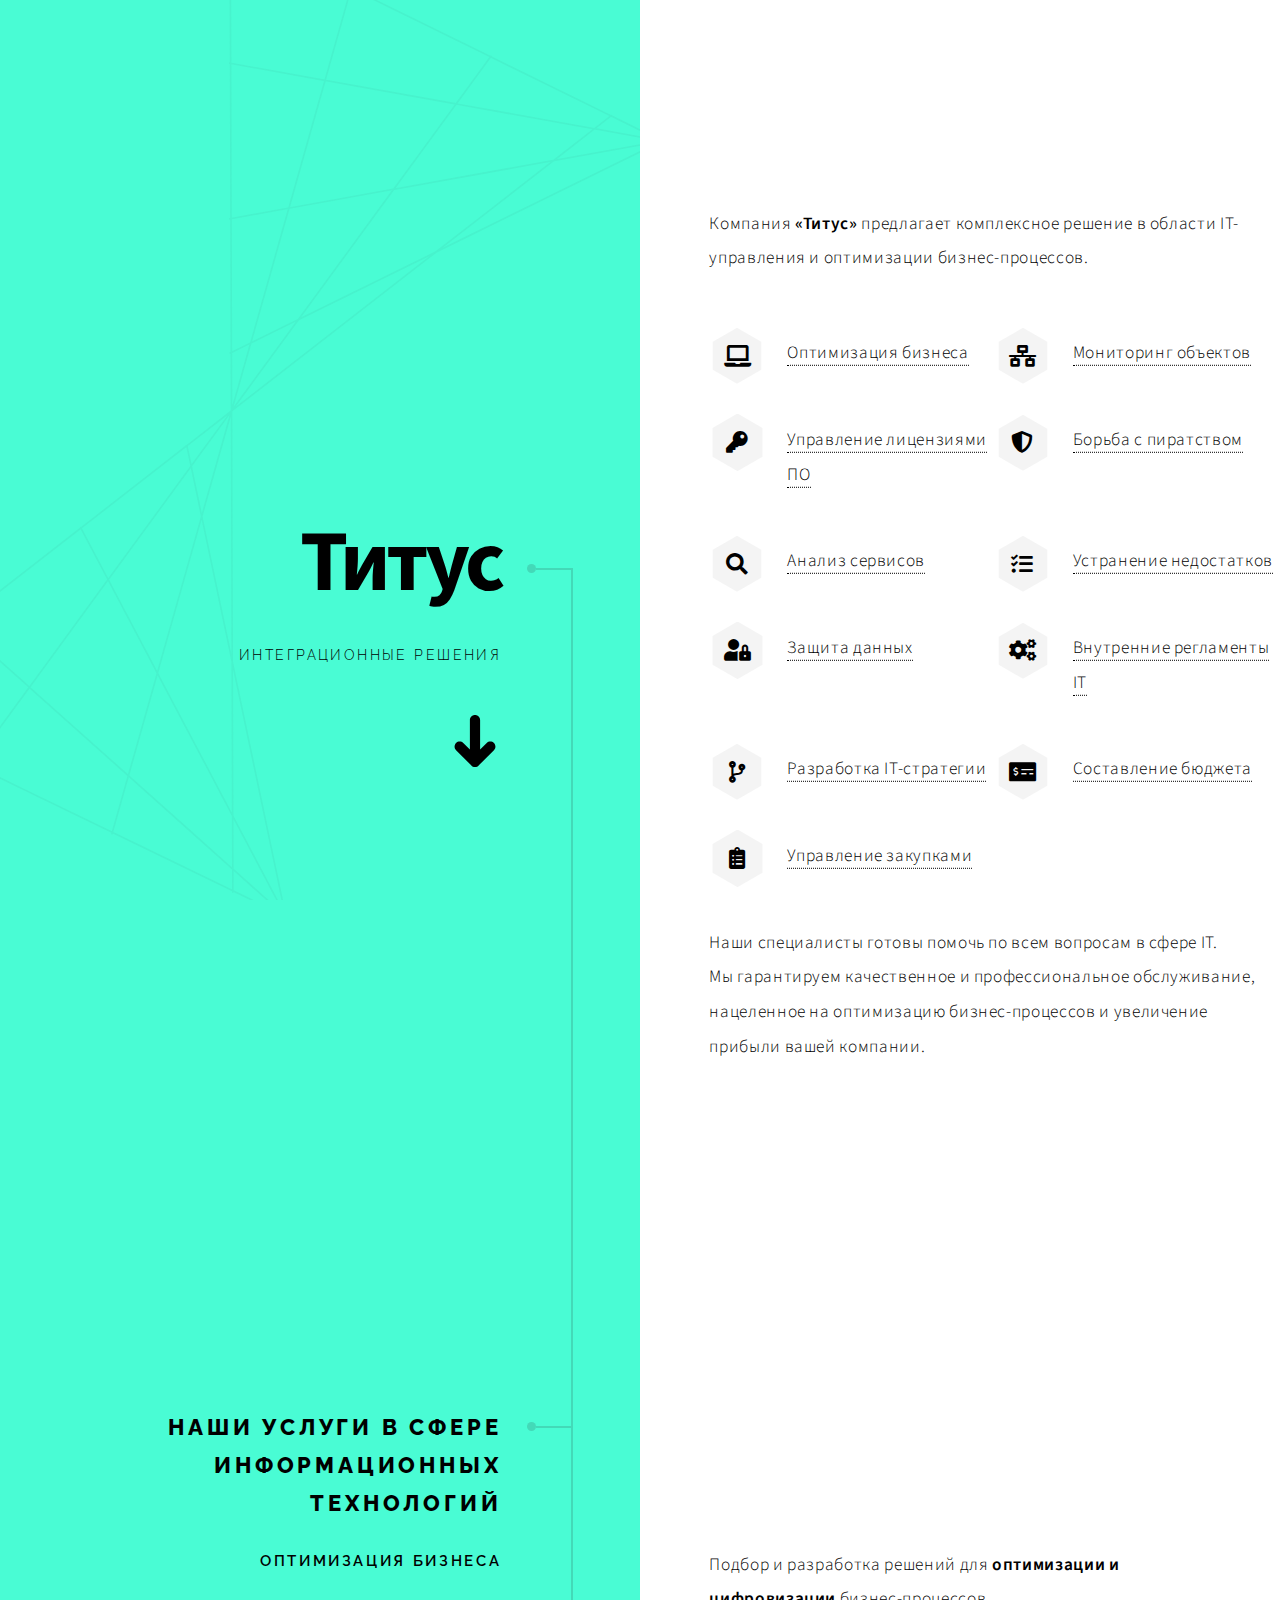
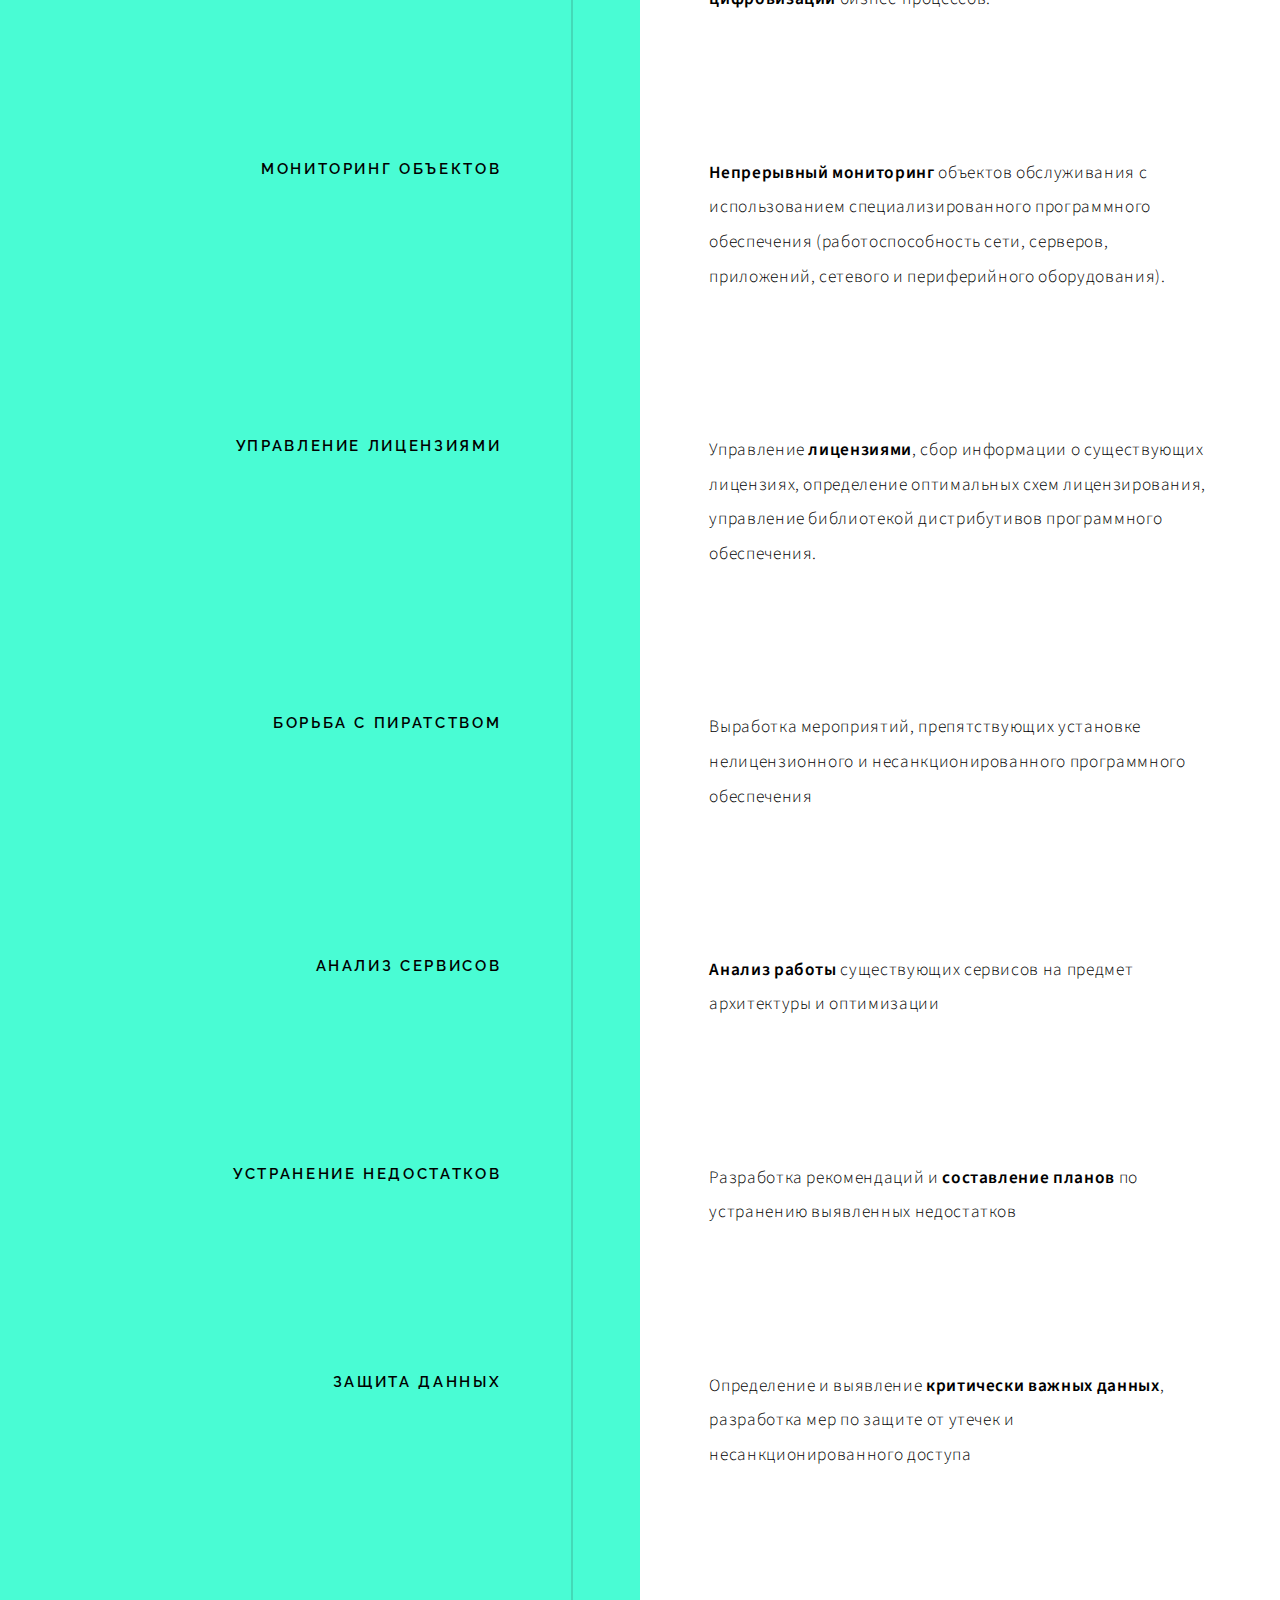
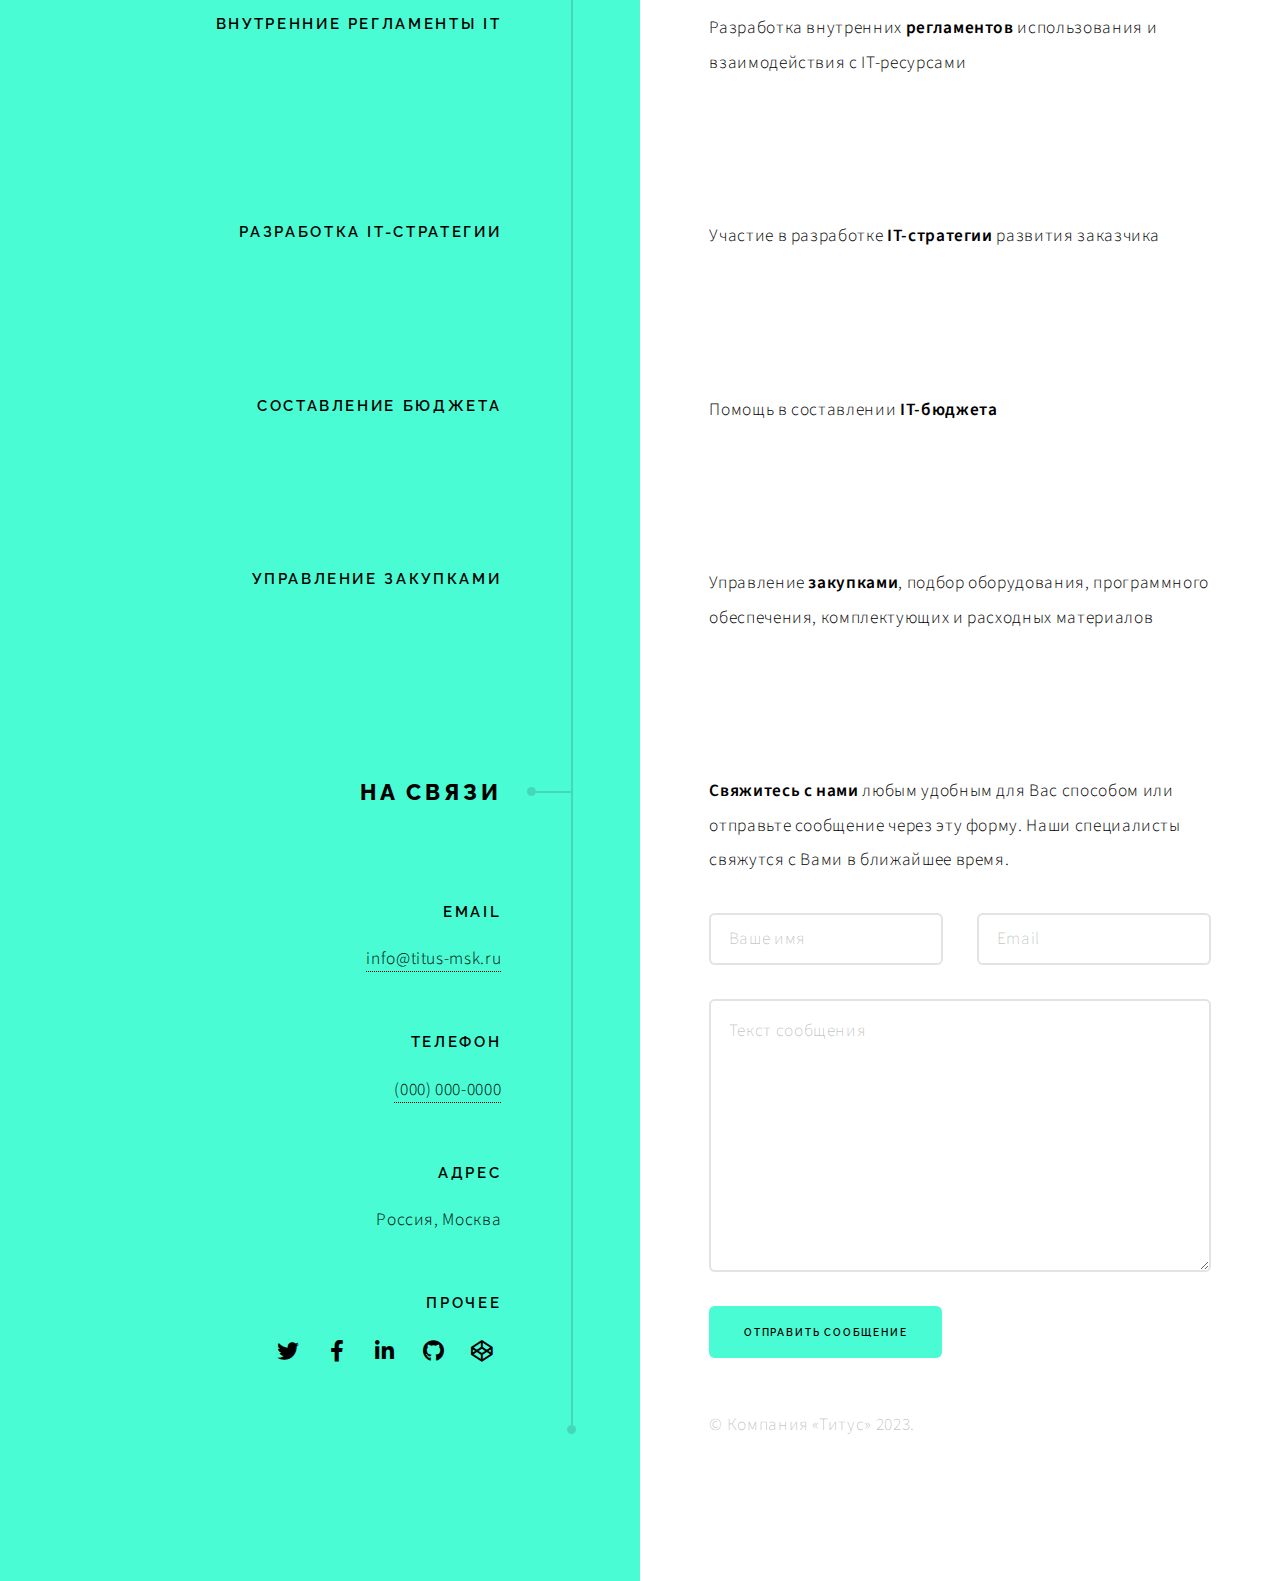
<file: index.html>
<!DOCTYPE HTML>
<html>
	<head>
		<title>Компания «Титус»</title>
		<meta charset="utf-8" />
		<meta name="viewport" content="width=device-width, initial-scale=1, user-scalable=no" />
		<meta name="description" content="" />
		<meta name="keywords" content="" />
		<link rel="stylesheet" href="assets/css/main.css" />
	</head>
	<body class="is-preload">

		<!-- Wrapper -->
			<div id="wrapper">

				<!-- Intro -->
					<section class="intro">
						<header>
							<h1>Титус</h1>
							<p>интеграционные решения</p>
							<ul class="actions">
								<li><a href="#services" class="arrow scrolly"><span class="label">Next</span></a></li>
							</ul>
						</header>
						<div class="content">
							<span style="margin: 0;
  									position: absolute;
  									top: 50%;
  									-ms-transform: translateY(-50%);
  									transform: translateY(-50%);">
								<p>Компания <strong>«Титус»</strong> предлагает комплексное решение в области IT-управления и оптимизации бизнес-процессов.</p>
								<ul class="feature-icons">
									<li class="icon solid fa-laptop"><a href="#optimization" class="scrolly">Оптимизация бизнеса</a></li>
									<li class="icon solid fa-network-wired"><a href="#monitoring" class="scrolly">Мониторинг объектов</a></li>
									<li class="icon solid fa-key"><a href="#license" class="scrolly">Управление лицензиями ПО</a></li>
									<li class="icon solid fa-shield-alt"><a href="#piracy" class="scrolly">Борьба с пиратством</a></li>
									<li class="icon solid fa-search"><a href="#analysis" class="scrolly">Анализ сервисов</a></li>
									<li class="icon solid fa-tasks"><a href="#lacks" class="scrolly">Устранение недостатков</a></li>
									<li class="icon solid fa-user-lock"><a href="#protection" class="scrolly">Защита данных</a></li>
									<li class="icon solid fa-cogs"><a href="#regulations" class="scrolly">Внутренние регламенты IT</a></li>
									<li class="icon solid fa-code-branch"><a href="#strategy" class="scrolly">Разработка IT-стратегии</a></li>
									<li class="icon solid fa-money-check-alt"><a href="#budget" class="scrolly">Составление бюджета</a></li>
									<li class="icon solid fa-clipboard-list"><a href="#purchases" class="scrolly">Управление закупками</a></li>
								</ul>
								<p>Наши специалисты готовы помочь по всем вопросам в сфере IT.<br />
								Мы гарантируем качественное и профессиональное обслуживание, нацеленное на оптимизацию бизнес-процессов и увеличение прибыли вашей компании.</p>
							</span>
						</div>
					</section>


				<!-- Section -->
					<section id="services">
						<header>
							<h2>Наши услуги в сфере информационных технологий</h2>
						</header>
						<div class="content">

							<!-- Section -->
								<section id="optimization">
									<header>
										<br />
										<h3>Оптимизация бизнеса</h3>
									</header>
									<div class="content">
										<br />
										<p>Подбор и разработка решений для <strong>оптимизации и цифровизации</strong> бизнес-процессов.</p>
									</div>
								</section>

								<section id="monitoring">
									<header>
										<h3>Мониторинг объектов</h3>
									</header>
									<div class="content">
										<p><strong>Непрерывный мониторинг</strong> объектов обслуживания с использованием специализированного программного обеспечения (работоспособность сети, серверов, приложений, сетевого и периферийного оборудования).</p>
									</div>
								</section>

								<section id="license">
									<header>
										<h3>Управление лицензиями</h3>
									</header>
									<div class="content">
										<p>Управление <strong>лицензиями</strong>, сбор информации о существующих лицензиях, определение оптимальных схем лицензирования, управление библиотекой дистрибутивов программного обеспечения.</p>
									</div>
								</section>

								<section id="piracy">
									<header>
										<h3>Борьба с пиратством</h3>
									</header>
									<div class="content">
										<p>Выработка мероприятий, препятствующих установке нелицензионного и несанкционированного программного обеспечения</p>
									</div>
								</section>

								<section id="analysis">
									<header>
										<h3>Анализ сервисов</h3>
									</header>
									<div class="content">
										<p><strong>Анализ работы</strong> существующих сервисов на предмет архитектуры и оптимизации</p>
									</div>
								</section>

								<section id="lacks">
									<header>
										<h3>Устранение недостатков</h3>
									</header>
									<div class="content">
										<p>Разработка рекомендаций и <strong>составление планов</strong> по устранению выявленных недостатков</p>
									</div>
								</section>

								<section id="protection">
									<header>
										<h3>Защита данных</h3>
									</header>
									<div class="content">
										<p>Определение и выявление <strong>критически важных данных</strong>, разработка мер по защите от утечек и несанкционированного доступа</p>
									</div>
								</section>

								<section id="regulations">
									<header>
										<h3>Внутренние регламенты IT</h3>
									</header>
									<div class="content">
										<p>Разработка внутренних <strong>регламентов</strong> использования и взаимодействия с IT-ресурсами</p>
									</div>
								</section>

								<section id="strategy">
									<header>
										<h3>Разработка IT-стратегии</h3>
									</header>
									<div class="content">
										<p>Участие в разработке <strong>IT-стратегии</strong> развития заказчика</p>
									</div>
								</section>

								<section id="budget">
									<header>
										<h3>Составление бюджета</h3>
									</header>
									<div class="content">
										<p>Помощь в составлении <strong>IT-бюджета</strong></p>
									</div>
								</section>

								<section id="purchases">
									<header>
										<h3>Управление закупками</h3>
									</header>
									<div class="content">
										<p>Управление <strong>закупками</strong>, подбор оборудования, программного обеспечения, комплектующих и расходных материалов</p>
									</div>
								</section>

						</div>
					</section>

				<!-- Elements -->
				<!--
					<section>
						<header>
							<h2>Elements</h2>
						</header>
						<div class="content">

							<section>
								<header>
									<h3>Text</h3>
								</header>
								<div class="content">
									<p>This is <b>bold</b> and this is <strong>strong</strong>. This is <i>italic</i> and this is <em>emphasized</em>.
									This is <sup>superscript</sup> text and this is <sub>subscript</sub> text.
									This is <u>underlined</u> and this is code: <code>for (;;) { ... }</code>. Finally, <a href="#">this is a link</a>.</p>
									<hr />
									<h2>Heading Level 2</h2>
									<h3>Heading Level 3</h3>
									<h4>Heading Level 4</h4>
									<h5>Heading Level 5</h5>
									<hr />
									<h5>Blockquote</h5>
									<blockquote>Fringilla nisl. Donec accumsan interdum nisi, quis tincidunt felis sagittis eget tempus euismod. Vestibulum ante ipsum primis in faucibus vestibulum. Blandit adipiscing eu felis iaculis volutpat ac adipiscing accumsan faucibus. Vestibulum ante ipsum primis in faucibus lorem ipsum dolor sit amet nullam adipiscing eu felis.</blockquote>
									<h5>Preformatted</h5>
									<pre><code>i = 0;

while (!deck.isInOrder()) {
  print 'Iteration ' + i;
  deck.shuffle();
  i++;
}

print 'Sorted in ' + i + ' iterations.';</code></pre>
								</div>
							</section>

							<section>
								<header>
									<h3>Lists</h3>
								</header>
								<div class="content">

									<h4>Unordered</h4>
									<ul>
										<li>Dolor pulvinar etiam.</li>
										<li>Sagittis adipiscing.</li>
										<li>Felis enim feugiat.</li>
									</ul>

									<h4>Alternate</h4>
									<ul class="alt">
										<li>Dolor pulvinar etiam.</li>
										<li>Sagittis adipiscing.</li>
										<li>Felis enim feugiat.</li>
									</ul>

									<h4>Ordered</h4>
									<ol>
										<li>Dolor pulvinar etiam.</li>
										<li>Etiam vel felis viverra.</li>
										<li>Felis enim feugiat.</li>
										<li>Dolor pulvinar etiam.</li>
										<li>Etiam vel felis lorem.</li>
										<li>Felis enim et feugiat.</li>
									</ol>
									<h4>Icons</h4>
									<ul class="icons">
										<li><a href="#" class="icon brands fa-twitter"><span class="label">Twitter</span></a></li>
										<li><a href="#" class="icon brands fa-facebook-f"><span class="label">Facebook</span></a></li>
										<li><a href="#" class="icon brands fa-instagram"><span class="label">Instagram</span></a></li>
										<li><a href="#" class="icon brands fa-github"><span class="label">Github</span></a></li>
									</ul>

									<h4>Actions</h4>
									<ul class="actions">
										<li><a href="#" class="button primary">Default</a></li>
										<li><a href="#" class="button">Default</a></li>
									</ul>
									<ul class="actions stacked">
										<li><a href="#" class="button primary">Default</a></li>
										<li><a href="#" class="button">Default</a></li>
									</ul>
								</div>
							</section>

							<section>
								<header>
									<h3>Table</h3>
								</header>
								<div class="content">
									<h4>Default</h4>
									<div class="table-wrapper">
										<table>
											<thead>
												<tr>
													<th>Name</th>
													<th>Description</th>
													<th>Price</th>
												</tr>
											</thead>
											<tbody>
												<tr>
													<td>Item One</td>
													<td>Ante turpis integer aliquet porttitor.</td>
													<td>29.99</td>
												</tr>
												<tr>
													<td>Item Two</td>
													<td>Vis ac commodo adipiscing arcu aliquet.</td>
													<td>19.99</td>
												</tr>
												<tr>
													<td>Item Three</td>
													<td> Morbi faucibus arcu accumsan lorem.</td>
													<td>29.99</td>
												</tr>
												<tr>
													<td>Item Four</td>
													<td>Vitae integer tempus condimentum.</td>
													<td>19.99</td>
												</tr>
												<tr>
													<td>Item Five</td>
													<td>Ante turpis integer aliquet porttitor.</td>
													<td>29.99</td>
												</tr>
											</tbody>
											<tfoot>
												<tr>
													<td colspan="2"></td>
													<td>100.00</td>
												</tr>
											</tfoot>
										</table>
									</div>

									<h4>Alternate</h4>
									<div class="table-wrapper">
										<table class="alt">
											<thead>
												<tr>
													<th>Name</th>
													<th>Description</th>
													<th>Price</th>
												</tr>
											</thead>
											<tbody>
												<tr>
													<td>Item One</td>
													<td>Ante turpis integer aliquet porttitor.</td>
													<td>29.99</td>
												</tr>
												<tr>
													<td>Item Two</td>
													<td>Vis ac commodo adipiscing arcu aliquet.</td>
													<td>19.99</td>
												</tr>
												<tr>
													<td>Item Three</td>
													<td> Morbi faucibus arcu accumsan lorem.</td>
													<td>29.99</td>
												</tr>
												<tr>
													<td>Item Four</td>
													<td>Vitae integer tempus condimentum.</td>
													<td>19.99</td>
												</tr>
												<tr>
													<td>Item Five</td>
													<td>Ante turpis integer aliquet porttitor.</td>
													<td>29.99</td>
												</tr>
											</tbody>
											<tfoot>
												<tr>
													<td colspan="2"></td>
													<td>100.00</td>
												</tr>
											</tfoot>
										</table>
									</div>
								</div>
							</section>

							<section>
								<header>
									<h3>Buttons</h3>
								</header>
								<div class="content">
									<ul class="actions">
										<li><a href="#" class="button primary">Primary</a></li>
										<li><a href="#" class="button">Default</a></li>
									</ul>
									<ul class="actions">
										<li><a href="#" class="button large">Large</a></li>
										<li><a href="#" class="button">Default</a></li>
										<li><a href="#" class="button small">Small</a></li>
									</ul>
									<ul class="actions">
										<li><a href="#" class="button primary icon solid fa-download">Icon</a></li>
										<li><a href="#" class="button icon solid fa-download">Icon</a></li>
									</ul>
									<ul class="actions">
										<li><span class="button primary disabled">Disabled</span></li>
										<li><span class="button disabled">Disabled</span></li>
									</ul>
								</div>
							</section>

							<section>
								<header>
									<h3>Form</h3>
								</header>
								<div class="content">
									<form method="post" action="#">
										<div class="fields">
											<div class="field half">
												<label for="demo-name">Name</label>
												<input type="text" name="demo-name" id="demo-name" value="" placeholder="Jane Doe" />
											</div>
											<div class="field half">
												<label for="demo-email">Email</label>
												<input type="email" name="demo-email" id="demo-email" value="" placeholder="jane@untitled.tld" />
											</div>
											<div class="field">
												<label for="demo-category">Category</label>
												<select name="demo-category" id="demo-category">
													<option value="">-</option>
													<option value="1">Manufacturing</option>
													<option value="1">Shipping</option>
													<option value="1">Administration</option>
													<option value="1">Human Resources</option>
												</select>
											</div>
											<div class="field half">
												<input type="radio" id="demo-priority-low" name="demo-priority" checked>
												<label for="demo-priority-low">Low</label>
											</div>
											<div class="field half">
												<input type="radio" id="demo-priority-high" name="demo-priority">
												<label for="demo-priority-high">High</label>
											</div>
											<div class="field half">
												<input type="checkbox" id="demo-copy" name="demo-copy">
												<label for="demo-copy">Email me a copy</label>
											</div>
											<div class="field half">
												<input type="checkbox" id="demo-human" name="demo-human" checked>
												<label for="demo-human">Not a robot</label>
											</div>
											<div class="field">
												<label for="demo-message">Message</label>
												<textarea name="demo-message" id="demo-message" placeholder="Enter your message" rows="6"></textarea>
											</div>
										</div>
										<ul class="actions">
											<li><input type="submit" value="Send Message" class="primary" /></li>
											<li><input type="reset" value="Reset" /></li>
										</ul>
									</form>
								</div>
							</section>

						</div>
					</section>
				-->

				<!-- Section -->
					<section>
						<header>
							<h2>На связи</h2>
						</header>
						<div class="content">
							<p><strong>Свяжитесь с нами</strong> любым удобным для Вас способом или отправьте сообщение через эту форму. Наши специалисты свяжутся с Вами в ближайшее время.</p>
							<form>
								<div class="fields">
									<div class="field half">
										<input type="text" name="name" id="name" placeholder="Ваше имя" />
									</div>
									<div class="field half">
										<input type="email" name="email" id="email" placeholder="Email" />
									</div>
									<div class="field">
										<textarea name="message" id="message" placeholder="Текст сообщения" rows="7"></textarea>
									</div>
								</div>
								<ul class="actions">
									<li><input type="submit" value="Отправить сообщение" class="button primary" /></li>
								</ul>
							</form>
						</div>
						<footer>
							<ul class="items">
								<li>
									<h3>Email</h3>
									<a href="#">info@titus-msk.ru</a>
								</li>
								<li>
									<h3>Телефон</h3>
									<a href="#">(000) 000-0000</a>
								</li>
								<li>
									<h3>Адрес</h3>
									<span>Россия, Москва</span>
								</li>
								<li>
									<h3>Прочее</h3>
									<ul class="icons">
										<li><a href="#" class="icon brands fa-twitter"><span class="label">Twitter</span></a></li>
										<li><a href="#" class="icon brands fa-facebook-f"><span class="label">Facebook</span></a></li>
										<li><a href="#" class="icon brands fa-linkedin-in"><span class="label">LinkedIn</span></a></li>
										<li><a href="#" class="icon brands fa-github"><span class="label">GitHub</span></a></li>
										<li><a href="#" class="icon brands fa-codepen"><span class="label">Codepen</span></a></li>
									</ul>
								</li>
							</ul>
						</footer>
					</section>

				<!-- Copyright -->
					<div class="copyright">&copy; Компания «Титус» 2023.</div>

			</div>

		<!-- Scripts -->
			<script src="assets/js/jquery.min.js"></script>
			<script src="assets/js/jquery.scrolly.min.js"></script>
			<script src="assets/js/browser.min.js"></script>
			<script src="assets/js/breakpoints.min.js"></script>
			<script src="assets/js/util.js"></script>
			<script src="assets/js/main.js"></script>

	</body>
</html>
</file>
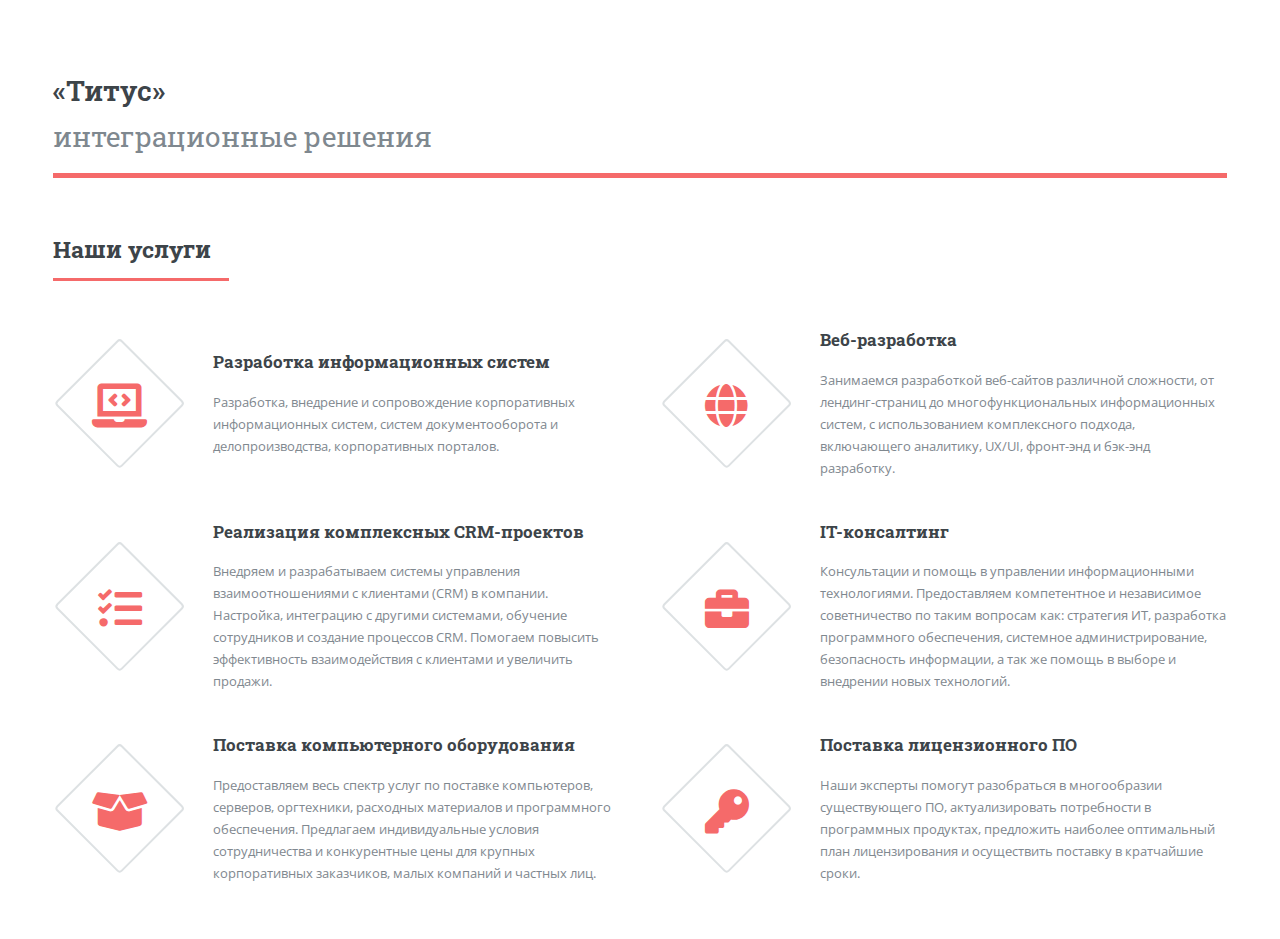
<file: v1/index.html>
<!DOCTYPE HTML>
<!--
	Editorial by HTML5 UP
	html5up.net | @ajlkn
	Free for personal and commercial use under the CCA 3.0 license (html5up.net/license)
-->
<html>
	<head>
		<title>Титус</title>
		<meta charset="utf-8" />
		<meta name="viewport" content="width=device-width, initial-scale=1, user-scalable=no" />
		<link rel="stylesheet" href="assets/css/main.css" />
	</head>
	<body class="is-preload">

		<!-- Wrapper -->
			<div id="wrapper">

				<!-- Main -->
					<div id="main">
						<div class="inner">

							<!-- Header
								<header id="header">
									<a href="index.html" class="logo"><strong>Editorial</strong> by HTML5 UP</a>
									<span class="image object">
										<img src="images/logo.png" alt="" />
									</span>
								</header>
							 Header -->

							<!-- Header -->
								<header id="header">
									<a href="index.html" class="logo"><strong>«Титус»</strong> <br/> интеграционные решения</a>
									<!-- <span class="image object">
										<img src="images/logo.png" alt="" />
									</span> -->
								</header>
							<!-- /Header -->

							<!-- Section -->
								<section>
									<header class="major">
										<h2>Наши услуги</h2>
									</header>
									<div class="features">
										<article>
											<span class="icon solid fa-laptop-code"></span>
											<div class="content">
												<h3>Разработка информационных систем</h3>
												<p>Разработка, внедрение и сопровождение корпоративных информационных систем, систем документооборота и делопроизводства, корпоративных порталов.</p>
											</div>
										</article>
										<article>
											<span class="icon solid fa-globe"></span>
											<div class="content">
												<h3>Веб-разработка</h3>
												<p>Занимаемся разработкой веб-сайтов различной сложности, от лендинг-страниц до многофункциональных информационных систем, с использованием комплексного подхода, включающего аналитику, UX/UI, фронт-энд и бэк-энд разработку.</p>
											</div>
										</article>
										<article>
											<span class="icon solid fa-tasks"></span>
											<div class="content">
												<h3>Реализация комплексных CRM-проектов</h3>
												<p>Внедряем и разрабатываем системы управления взаимоотношениями с клиентами (CRM) в компании. Настройка, интеграцию с другими системами, обучение сотрудников и создание процессов CRM. Помогаем повысить эффективность взаимодействия с клиентами и увеличить продажи.</p>
											</div>
										</article>
										<article>
											<span class="icon solid fa-briefcase"></span>
											<div class="content">
												<h3>IT-консалтинг</h3>
												<p>Консультации и помощь в управлении информационными технологиями. Предоставляем компетентное и независимое советничество по таким вопросам как: стратегия ИТ, разработка программного обеспечения, системное администрирование, безопасность информации, а так же помощь в выборе и внедрении новых технологий.</p>
											</div>
										</article>
										<article>
											<span class="icon solid fa-box-open"></span>
											<div class="content">
												<h3>Поставка компьютерного оборудования</h3>
												<p>Предоставляем весь спектр услуг по поставке компьютеров, серверов, оргтехники, расходных материалов и программного обеспечения. Предлагаем индивидуальные условия сотрудничества и конкурентные цены для крупных корпоративных заказчиков, малых компаний и частных лиц.</p>
											</div>
										</article>
										<article>
											<span class="icon solid fa-key"></span>
											<div class="content">
												<h3>Поставка лицензионного ПО</h3>
												<p>Наши эксперты помогут разобраться в многообразии существующего ПО, актуализировать потребности в программных продуктах, предложить наиболее оптимальный план лицензирования и осуществить поставку в кратчайшие сроки.</p>
											</div>
										</article>
									</div>
								</section>

						</div>
					</div>


			</div>

		<!-- Scripts -->
			<script src="assets/js/jquery.min.js"></script>
			<script src="assets/js/browser.min.js"></script>
			<script src="assets/js/breakpoints.min.js"></script>
			<script src="assets/js/util.js"></script>
			<script src="assets/js/main.js"></script>

	</body>
</html>
</file>
<file: assets/css/main.css>
@import url(fontawesome-all.min.css);
@import url("https://fonts.googleapis.com/css?family=Source+Sans+Pro:300,600,700,300i,600i,700i|Raleway:600,800");

/*
	Paradigm Shift by HTML5 UP
	html5up.net | @ajlkn
	Free for personal and commercial use under the CCA 3.0 license (html5up.net/license)
*/

html, body, div, span, applet, object,
iframe, h1, h2, h3, h4, h5, h6, p, blockquote,
pre, a, abbr, acronym, address, big, cite,
code, del, dfn, em, img, ins, kbd, q, s, samp,
small, strike, strong, sub, sup, tt, var, b,
u, i, center, dl, dt, dd, ol, ul, li, fieldset,
form, label, legend, table, caption, tbody,
tfoot, thead, tr, th, td, article, aside,
canvas, details, embed, figure, figcaption,
footer, header, hgroup, menu, nav, output, ruby,
section, summary, time, mark, audio, video {
	margin: 0;
	padding: 0;
	border: 0;
	font-size: 100%;
	font: inherit;
	vertical-align: baseline;}

article, aside, details, figcaption, figure,
footer, header, hgroup, menu, nav, section {
	display: block;}

body {
	line-height: 1;
}

ol, ul {
	list-style: none;
}

blockquote, q {
	quotes: none;
}

	blockquote:before, blockquote:after, q:before, q:after {
		content: '';
		content: none;
	}

table {
	border-collapse: collapse;
	border-spacing: 0;
}

body {
	-webkit-text-size-adjust: none;
}

mark {
	background-color: transparent;
	color: inherit;
}

input::-moz-focus-inner {
	border: 0;
	padding: 0;
}

input, select, textarea {
	-moz-appearance: none;
	-webkit-appearance: none;
	-ms-appearance: none;
	appearance: none;
}

/* Basic */

	@-ms-viewport {
		width: device-width;
	}

	body {
		-ms-overflow-style: scrollbar;
	}

	@media screen and (max-width: 480px) {

		html, body {
			min-width: 320px;
		}

	}

	html {
		box-sizing: border-box;
	}

	*, *:before, *:after {
		box-sizing: inherit;
	}

	html {
		overflow-x: hidden;
	}

	body {
		background: #ffffff;
		overflow-x: hidden;
	}

		body.is-preload *, body.is-preload *:before, body.is-preload *:after {
			-moz-animation: none !important;
			-webkit-animation: none !important;
			-ms-animation: none !important;
			animation: none !important;
			-moz-transition: none !important;
			-webkit-transition: none !important;
			-ms-transition: none !important;
			transition: none !important;
		}

/* Typography */

	html {
		font-size: 18pt;
	}

		@media screen and (max-width: 1920px) {

			html {
				font-size: 13pt;
			}
		}

		@media screen and (max-width: 1152px) {

			html {
				font-size: 14pt;
			}
			
		}

		@media screen and (max-width: 736px) {

			html {
				font-size: 12pt;
			}
		}

		@media screen and (max-width: 480px) {

			html {
				font-size: 11pt;
			}

		}

	body {
		background-color: #ffffff;
		color: #000000;
	}

	body, input, select, textarea {
		color: #000000;
		font-family: "Source Sans Pro", Helvetica, sans-serif;
		font-size: 1rem;
		font-weight: 300;
		letter-spacing: 0.0375em;
		line-height: 2;
	}

	a {
		-moz-transition: border-bottom-color 0.25s ease-in-out;
		-webkit-transition: border-bottom-color 0.25s ease-in-out;
		-ms-transition: border-bottom-color 0.25s ease-in-out;
		transition: border-bottom-color 0.25s ease-in-out;
		text-decoration: none;
		color: #000000;
		border-bottom: dotted 1px;
	}

		a:hover {
			text-decoration: none;
			border-bottom-color: transparent;
		}

	strong, b {
		font-weight: 600;
		color: #000000;
	}

	em, i {
		font-style: italic;
	}

	p {
		margin: 0 0 2rem 0;
	}

	h1, h2, h3, h4, h5, h6 {
		color: #000000;
		font-family: "Raleway", Helvetica, sans-serif;
		font-weight: 600;
		letter-spacing: 0.175em;
		line-height: 1.75;
		margin: 0 0 1.5rem 0;
		text-transform: uppercase;
	}

		h1 a, h2 a, h3 a, h4 a, h5 a, h6 a {
			color: inherit;
			text-decoration: none;
		}

	h1 {
		font-family: "Source Sans Pro", Helvetica, sans-serif;
		font-size: 5rem;
		font-weight: 700;
		letter-spacing: -0.05em;
		line-height: 1.1;
		margin: 0 0 1.5rem 0;
		text-transform: none;
	}

	h2 {
		font-size: 1.25rem;
		font-weight: 800;
		margin: 0 0 2rem 0;
	}

	h3 {
		font-size: 0.875rem;
	}

	h4 {
		font-size: 0.875rem;
	}

	h5 {
		font-size: 0.75rem;
	}

	h6 {
		font-size: 0.625rem;
	}

	@media screen and (max-width: 736px) {

		h1 {
			font-size: 4.5rem;
			line-height: 1.1;
		}

		h2 {
			font-size: 1.25rem;
			line-height: 1.7;
		}

		h3 {
			font-size: 0.9rem;
		}

		h4 {
			font-size: 0.75rem;
		}

		h5 {
			font-size: 0.675rem;
		}

	}

	@media screen and (max-width: 360px) {

		h1 {
			font-size: 3.75rem;
		}

		h2 {
			font-size: 1.125rem;
		}

		h3 {
			font-size: 0.8rem;
		}

		h4 {
			font-size: 0.675rem;
		}

		h5 {
			font-size: 0.675rem;
		}

	}

	sub {
		font-size: 0.8rem;
		position: relative;
		top: 0.5rem;
	}

	sup {
		font-size: 0.8rem;
		position: relative;
		top: -0.5rem;
	}

	blockquote {
		border-left: solid 0.5rem rgba(144, 144, 144, 0.25);
		font-style: italic;
		margin: 0 0 2rem 0;
		padding: 1rem 0 1rem 2rem;
	}

	code {
		background: rgba(144, 144, 144, 0.1);
		border-radius: 0.325rem;
		font-family: "Courier New", monospace;
		font-size: 0.9rem;
		margin: 0 0.25rem;
		padding: 0.25rem 0.65rem;
	}

	pre {
		-webkit-overflow-scrolling: touch;
		font-family: "Courier New", monospace;
		font-size: 0.9rem;
		margin: 0 0 2rem 0;
		width: 100%;
	}

		pre code {
			display: block;
			line-height: 1.75;
			padding: 1rem 1.5rem;
			overflow-x: auto;
		}

	hr {
		border: 0;
		border-bottom: solid 2px rgba(144, 144, 144, 0.25);
		margin: 3rem 0;
	}

		hr.major {
			margin: 5rem 0;
		}

		@media screen and (max-width: 736px) {

			hr.major {
				margin: 3rem 0;
			}

		}

/* Row */

	.row {
		display: flex;
		flex-wrap: wrap;
		box-sizing: border-box;
		align-items: stretch;
	}

		.row > * {
			box-sizing: border-box;
		}

		.row.gtr-uniform > * > :last-child {
			margin-bottom: 0;
		}

		.row.aln-left {
			justify-content: flex-start;
		}

		.row.aln-center {
			justify-content: center;
		}

		.row.aln-right {
			justify-content: flex-end;
		}

		.row.aln-top {
			align-items: flex-start;
		}

		.row.aln-middle {
			align-items: center;
		}

		.row.aln-bottom {
			align-items: flex-end;
		}

		.row > .imp {
			order: -1;
		}

		.row > .col-1 {
			width: 8.33333%;
		}

		.row > .off-1 {
			margin-left: 8.33333%;
		}

		.row > .col-2 {
			width: 16.66667%;
		}

		.row > .off-2 {
			margin-left: 16.66667%;
		}

		.row > .col-3 {
			width: 25%;
		}

		.row > .off-3 {
			margin-left: 25%;
		}

		.row > .col-4 {
			width: 33.33333%;
		}

		.row > .off-4 {
			margin-left: 33.33333%;
		}

		.row > .col-5 {
			width: 41.66667%;
		}

		.row > .off-5 {
			margin-left: 41.66667%;
		}

		.row > .col-6 {
			width: 50%;
		}

		.row > .off-6 {
			margin-left: 50%;
		}

		.row > .col-7 {
			width: 58.33333%;
		}

		.row > .off-7 {
			margin-left: 58.33333%;
		}

		.row > .col-8 {
			width: 66.66667%;
		}

		.row > .off-8 {
			margin-left: 66.66667%;
		}

		.row > .col-9 {
			width: 75%;
		}

		.row > .off-9 {
			margin-left: 75%;
		}

		.row > .col-10 {
			width: 83.33333%;
		}

		.row > .off-10 {
			margin-left: 83.33333%;
		}

		.row > .col-11 {
			width: 91.66667%;
		}

		.row > .off-11 {
			margin-left: 91.66667%;
		}

		.row > .col-12 {
			width: 100%;
		}

		.row > .off-12 {
			margin-left: 100%;
		}

		.row.gtr-0 {
			margin-top: 0;
			margin-left: 0rem;
		}

			.row.gtr-0 > * {
				padding: 0 0 0 0rem;
			}

			.row.gtr-0.gtr-uniform {
				margin-top: 0rem;
			}

				.row.gtr-0.gtr-uniform > * {
					padding-top: 0rem;
				}

		.row.gtr-25 {
			margin-top: 0;
			margin-left: -0.5rem;
		}

			.row.gtr-25 > * {
				padding: 0 0 0 0.5rem;
			}

			.row.gtr-25.gtr-uniform {
				margin-top: -0.5rem;
			}

				.row.gtr-25.gtr-uniform > * {
					padding-top: 0.5rem;
				}

		.row.gtr-50 {
			margin-top: 0;
			margin-left: -1rem;
		}

			.row.gtr-50 > * {
				padding: 0 0 0 1rem;
			}

			.row.gtr-50.gtr-uniform {
				margin-top: -1rem;
			}

				.row.gtr-50.gtr-uniform > * {
					padding-top: 1rem;
				}

		.row {
			margin-top: 0;
			margin-left: -2rem;
		}

			.row > * {
				padding: 0 0 0 2rem;
			}

			.row.gtr-uniform {
				margin-top: -2rem;
			}

				.row.gtr-uniform > * {
					padding-top: 2rem;
				}

		.row.gtr-150 {
			margin-top: 0;
			margin-left: -3rem;
		}

			.row.gtr-150 > * {
				padding: 0 0 0 3rem;
			}

			.row.gtr-150.gtr-uniform {
				margin-top: -3rem;
			}

				.row.gtr-150.gtr-uniform > * {
					padding-top: 3rem;
				}

		.row.gtr-200 {
			margin-top: 0;
			margin-left: -4rem;
		}

			.row.gtr-200 > * {
				padding: 0 0 0 4rem;
			}

			.row.gtr-200.gtr-uniform {
				margin-top: -4rem;
			}

				.row.gtr-200.gtr-uniform > * {
					padding-top: 4rem;
				}

		@media screen and (max-width: 1920px) {

			.row {
				display: flex;
				flex-wrap: wrap;
				box-sizing: border-box;
				align-items: stretch;
			}

				.row > * {
					box-sizing: border-box;
				}

				.row.gtr-uniform > * > :last-child {
					margin-bottom: 0;
				}

				.row.aln-left {
					justify-content: flex-start;
				}

				.row.aln-center {
					justify-content: center;
				}

				.row.aln-right {
					justify-content: flex-end;
				}

				.row.aln-top {
					align-items: flex-start;
				}

				.row.aln-middle {
					align-items: center;
				}

				.row.aln-bottom {
					align-items: flex-end;
				}

				.row > .imp-xlarge {
					order: -1;
				}

				.row > .col-1-xlarge {
					width: 8.33333%;
				}

				.row > .off-1-xlarge {
					margin-left: 8.33333%;
				}

				.row > .col-2-xlarge {
					width: 16.66667%;
				}

				.row > .off-2-xlarge {
					margin-left: 16.66667%;
				}

				.row > .col-3-xlarge {
					width: 25%;
				}

				.row > .off-3-xlarge {
					margin-left: 25%;
				}

				.row > .col-4-xlarge {
					width: 33.33333%;
				}

				.row > .off-4-xlarge {
					margin-left: 33.33333%;
				}

				.row > .col-5-xlarge {
					width: 41.66667%;
				}

				.row > .off-5-xlarge {
					margin-left: 41.66667%;
				}

				.row > .col-6-xlarge {
					width: 50%;
				}

				.row > .off-6-xlarge {
					margin-left: 50%;
				}

				.row > .col-7-xlarge {
					width: 58.33333%;
				}

				.row > .off-7-xlarge {
					margin-left: 58.33333%;
				}

				.row > .col-8-xlarge {
					width: 66.66667%;
				}

				.row > .off-8-xlarge {
					margin-left: 66.66667%;
				}

				.row > .col-9-xlarge {
					width: 75%;
				}

				.row > .off-9-xlarge {
					margin-left: 75%;
				}

				.row > .col-10-xlarge {
					width: 83.33333%;
				}

				.row > .off-10-xlarge {
					margin-left: 83.33333%;
				}

				.row > .col-11-xlarge {
					width: 91.66667%;
				}

				.row > .off-11-xlarge {
					margin-left: 91.66667%;
				}

				.row > .col-12-xlarge {
					width: 100%;
				}

				.row > .off-12-xlarge {
					margin-left: 100%;
				}

				.row.gtr-0 {
					margin-top: 0;
					margin-left: 0rem;
				}

					.row.gtr-0 > * {
						padding: 0 0 0 0rem;
					}

					.row.gtr-0.gtr-uniform {
						margin-top: 0rem;
					}

						.row.gtr-0.gtr-uniform > * {
							padding-top: 0rem;
						}

				.row.gtr-25 {
					margin-top: 0;
					margin-left: -0.5rem;
				}

					.row.gtr-25 > * {
						padding: 0 0 0 0.5rem;
					}

					.row.gtr-25.gtr-uniform {
						margin-top: -0.5rem;
					}

						.row.gtr-25.gtr-uniform > * {
							padding-top: 0.5rem;
						}

				.row.gtr-50 {
					margin-top: 0;
					margin-left: -1rem;
				}

					.row.gtr-50 > * {
						padding: 0 0 0 1rem;
					}

					.row.gtr-50.gtr-uniform {
						margin-top: -1rem;
					}

						.row.gtr-50.gtr-uniform > * {
							padding-top: 1rem;
						}

				.row {
					margin-top: 0;
					margin-left: -2rem;
				}

					.row > * {
						padding: 0 0 0 2rem;
					}

					.row.gtr-uniform {
						margin-top: -2rem;
					}

						.row.gtr-uniform > * {
							padding-top: 2rem;
						}

				.row.gtr-150 {
					margin-top: 0;
					margin-left: -3rem;
				}

					.row.gtr-150 > * {
						padding: 0 0 0 3rem;
					}

					.row.gtr-150.gtr-uniform {
						margin-top: -3rem;
					}

						.row.gtr-150.gtr-uniform > * {
							padding-top: 3rem;
						}

				.row.gtr-200 {
					margin-top: 0;
					margin-left: -4rem;
				}

					.row.gtr-200 > * {
						padding: 0 0 0 4rem;
					}

					.row.gtr-200.gtr-uniform {
						margin-top: -4rem;
					}

						.row.gtr-200.gtr-uniform > * {
							padding-top: 4rem;
						}

		}

		@media screen and (max-width: 1280px) {

			.row {
				display: flex;
				flex-wrap: wrap;
				box-sizing: border-box;
				align-items: stretch;
			}

				.row > * {
					box-sizing: border-box;
				}

				.row.gtr-uniform > * > :last-child {
					margin-bottom: 0;
				}

				.row.aln-left {
					justify-content: flex-start;
				}

				.row.aln-center {
					justify-content: center;
				}

				.row.aln-right {
					justify-content: flex-end;
				}

				.row.aln-top {
					align-items: flex-start;
				}

				.row.aln-middle {
					align-items: center;
				}

				.row.aln-bottom {
					align-items: flex-end;
				}

				.row > .imp-large {
					order: -1;
				}

				.row > .col-1-large {
					width: 8.33333%;
				}

				.row > .off-1-large {
					margin-left: 8.33333%;
				}

				.row > .col-2-large {
					width: 16.66667%;
				}

				.row > .off-2-large {
					margin-left: 16.66667%;
				}

				.row > .col-3-large {
					width: 25%;
				}

				.row > .off-3-large {
					margin-left: 25%;
				}

				.row > .col-4-large {
					width: 33.33333%;
				}

				.row > .off-4-large {
					margin-left: 33.33333%;
				}

				.row > .col-5-large {
					width: 41.66667%;
				}

				.row > .off-5-large {
					margin-left: 41.66667%;
				}

				.row > .col-6-large {
					width: 50%;
				}

				.row > .off-6-large {
					margin-left: 50%;
				}

				.row > .col-7-large {
					width: 58.33333%;
				}

				.row > .off-7-large {
					margin-left: 58.33333%;
				}

				.row > .col-8-large {
					width: 66.66667%;
				}

				.row > .off-8-large {
					margin-left: 66.66667%;
				}

				.row > .col-9-large {
					width: 75%;
				}

				.row > .off-9-large {
					margin-left: 75%;
				}

				.row > .col-10-large {
					width: 83.33333%;
				}

				.row > .off-10-large {
					margin-left: 83.33333%;
				}

				.row > .col-11-large {
					width: 91.66667%;
				}

				.row > .off-11-large {
					margin-left: 91.66667%;
				}

				.row > .col-12-large {
					width: 100%;
				}

				.row > .off-12-large {
					margin-left: 100%;
				}

				.row.gtr-0 {
					margin-top: 0;
					margin-left: 0rem;
				}

					.row.gtr-0 > * {
						padding: 0 0 0 0rem;
					}

					.row.gtr-0.gtr-uniform {
						margin-top: 0rem;
					}

						.row.gtr-0.gtr-uniform > * {
							padding-top: 0rem;
						}

				.row.gtr-25 {
					margin-top: 0;
					margin-left: -0.375rem;
				}

					.row.gtr-25 > * {
						padding: 0 0 0 0.375rem;
					}

					.row.gtr-25.gtr-uniform {
						margin-top: -0.375rem;
					}

						.row.gtr-25.gtr-uniform > * {
							padding-top: 0.375rem;
						}

				.row.gtr-50 {
					margin-top: 0;
					margin-left: -0.75rem;
				}

					.row.gtr-50 > * {
						padding: 0 0 0 0.75rem;
					}

					.row.gtr-50.gtr-uniform {
						margin-top: -0.75rem;
					}

						.row.gtr-50.gtr-uniform > * {
							padding-top: 0.75rem;
						}

				.row {
					margin-top: 0;
					margin-left: -1.5rem;
				}

					.row > * {
						padding: 0 0 0 1.5rem;
					}

					.row.gtr-uniform {
						margin-top: -1.5rem;
					}

						.row.gtr-uniform > * {
							padding-top: 1.5rem;
						}

				.row.gtr-150 {
					margin-top: 0;
					margin-left: -2.25rem;
				}

					.row.gtr-150 > * {
						padding: 0 0 0 2.25rem;
					}

					.row.gtr-150.gtr-uniform {
						margin-top: -2.25rem;
					}

						.row.gtr-150.gtr-uniform > * {
							padding-top: 2.25rem;
						}

				.row.gtr-200 {
					margin-top: 0;
					margin-left: -3rem;
				}

					.row.gtr-200 > * {
						padding: 0 0 0 3rem;
					}

					.row.gtr-200.gtr-uniform {
						margin-top: -3rem;
					}

						.row.gtr-200.gtr-uniform > * {
							padding-top: 3rem;
						}

		}

		@media screen and (max-width: 1152px) {

			.row {
				display: flex;
				flex-wrap: wrap;
				box-sizing: border-box;
				align-items: stretch;
			}

				.row > * {
					box-sizing: border-box;
				}

				.row.gtr-uniform > * > :last-child {
					margin-bottom: 0;
				}

				.row.aln-left {
					justify-content: flex-start;
				}

				.row.aln-center {
					justify-content: center;
				}

				.row.aln-right {
					justify-content: flex-end;
				}

				.row.aln-top {
					align-items: flex-start;
				}

				.row.aln-middle {
					align-items: center;
				}

				.row.aln-bottom {
					align-items: flex-end;
				}

				.row > .imp-medium {
					order: -1;
				}

				.row > .col-1-medium {
					width: 8.33333%;
				}

				.row > .off-1-medium {
					margin-left: 8.33333%;
				}

				.row > .col-2-medium {
					width: 16.66667%;
				}

				.row > .off-2-medium {
					margin-left: 16.66667%;
				}

				.row > .col-3-medium {
					width: 25%;
				}

				.row > .off-3-medium {
					margin-left: 25%;
				}

				.row > .col-4-medium {
					width: 33.33333%;
				}

				.row > .off-4-medium {
					margin-left: 33.33333%;
				}

				.row > .col-5-medium {
					width: 41.66667%;
				}

				.row > .off-5-medium {
					margin-left: 41.66667%;
				}

				.row > .col-6-medium {
					width: 50%;
				}

				.row > .off-6-medium {
					margin-left: 50%;
				}

				.row > .col-7-medium {
					width: 58.33333%;
				}

				.row > .off-7-medium {
					margin-left: 58.33333%;
				}

				.row > .col-8-medium {
					width: 66.66667%;
				}

				.row > .off-8-medium {
					margin-left: 66.66667%;
				}

				.row > .col-9-medium {
					width: 75%;
				}

				.row > .off-9-medium {
					margin-left: 75%;
				}

				.row > .col-10-medium {
					width: 83.33333%;
				}

				.row > .off-10-medium {
					margin-left: 83.33333%;
				}

				.row > .col-11-medium {
					width: 91.66667%;
				}

				.row > .off-11-medium {
					margin-left: 91.66667%;
				}

				.row > .col-12-medium {
					width: 100%;
				}

				.row > .off-12-medium {
					margin-left: 100%;
				}

				.row.gtr-0 {
					margin-top: 0;
					margin-left: 0rem;
				}

					.row.gtr-0 > * {
						padding: 0 0 0 0rem;
					}

					.row.gtr-0.gtr-uniform {
						margin-top: 0rem;
					}

						.row.gtr-0.gtr-uniform > * {
							padding-top: 0rem;
						}

				.row.gtr-25 {
					margin-top: 0;
					margin-left: -0.375rem;
				}

					.row.gtr-25 > * {
						padding: 0 0 0 0.375rem;
					}

					.row.gtr-25.gtr-uniform {
						margin-top: -0.375rem;
					}

						.row.gtr-25.gtr-uniform > * {
							padding-top: 0.375rem;
						}

				.row.gtr-50 {
					margin-top: 0;
					margin-left: -0.75rem;
				}

					.row.gtr-50 > * {
						padding: 0 0 0 0.75rem;
					}

					.row.gtr-50.gtr-uniform {
						margin-top: -0.75rem;
					}

						.row.gtr-50.gtr-uniform > * {
							padding-top: 0.75rem;
						}

				.row {
					margin-top: 0;
					margin-left: -1.5rem;
				}

					.row > * {
						padding: 0 0 0 1.5rem;
					}

					.row.gtr-uniform {
						margin-top: -1.5rem;
					}

						.row.gtr-uniform > * {
							padding-top: 1.5rem;
						}

				.row.gtr-150 {
					margin-top: 0;
					margin-left: -2.25rem;
				}

					.row.gtr-150 > * {
						padding: 0 0 0 2.25rem;
					}

					.row.gtr-150.gtr-uniform {
						margin-top: -2.25rem;
					}

						.row.gtr-150.gtr-uniform > * {
							padding-top: 2.25rem;
						}

				.row.gtr-200 {
					margin-top: 0;
					margin-left: -3rem;
				}

					.row.gtr-200 > * {
						padding: 0 0 0 3rem;
					}

					.row.gtr-200.gtr-uniform {
						margin-top: -3rem;
					}

						.row.gtr-200.gtr-uniform > * {
							padding-top: 3rem;
						}

		}

		@media screen and (max-width: 736px) {

			.row {
				display: flex;
				flex-wrap: wrap;
				box-sizing: border-box;
				align-items: stretch;
			}

				.row > * {
					box-sizing: border-box;
				}

				.row.gtr-uniform > * > :last-child {
					margin-bottom: 0;
				}

				.row.aln-left {
					justify-content: flex-start;
				}

				.row.aln-center {
					justify-content: center;
				}

				.row.aln-right {
					justify-content: flex-end;
				}

				.row.aln-top {
					align-items: flex-start;
				}

				.row.aln-middle {
					align-items: center;
				}

				.row.aln-bottom {
					align-items: flex-end;
				}

				.row > .imp-small {
					order: -1;
				}

				.row > .col-1-small {
					width: 8.33333%;
				}

				.row > .off-1-small {
					margin-left: 8.33333%;
				}

				.row > .col-2-small {
					width: 16.66667%;
				}

				.row > .off-2-small {
					margin-left: 16.66667%;
				}

				.row > .col-3-small {
					width: 25%;
				}

				.row > .off-3-small {
					margin-left: 25%;
				}

				.row > .col-4-small {
					width: 33.33333%;
				}

				.row > .off-4-small {
					margin-left: 33.33333%;
				}

				.row > .col-5-small {
					width: 41.66667%;
				}

				.row > .off-5-small {
					margin-left: 41.66667%;
				}

				.row > .col-6-small {
					width: 50%;
				}

				.row > .off-6-small {
					margin-left: 50%;
				}

				.row > .col-7-small {
					width: 58.33333%;
				}

				.row > .off-7-small {
					margin-left: 58.33333%;
				}

				.row > .col-8-small {
					width: 66.66667%;
				}

				.row > .off-8-small {
					margin-left: 66.66667%;
				}

				.row > .col-9-small {
					width: 75%;
				}

				.row > .off-9-small {
					margin-left: 75%;
				}

				.row > .col-10-small {
					width: 83.33333%;
				}

				.row > .off-10-small {
					margin-left: 83.33333%;
				}

				.row > .col-11-small {
					width: 91.66667%;
				}

				.row > .off-11-small {
					margin-left: 91.66667%;
				}

				.row > .col-12-small {
					width: 100%;
				}

				.row > .off-12-small {
					margin-left: 100%;
				}

				.row.gtr-0 {
					margin-top: 0;
					margin-left: 0rem;
				}

					.row.gtr-0 > * {
						padding: 0 0 0 0rem;
					}

					.row.gtr-0.gtr-uniform {
						margin-top: 0rem;
					}

						.row.gtr-0.gtr-uniform > * {
							padding-top: 0rem;
						}

				.row.gtr-25 {
					margin-top: 0;
					margin-left: -0.3125rem;
				}

					.row.gtr-25 > * {
						padding: 0 0 0 0.3125rem;
					}

					.row.gtr-25.gtr-uniform {
						margin-top: -0.3125rem;
					}

						.row.gtr-25.gtr-uniform > * {
							padding-top: 0.3125rem;
						}

				.row.gtr-50 {
					margin-top: 0;
					margin-left: -0.625rem;
				}

					.row.gtr-50 > * {
						padding: 0 0 0 0.625rem;
					}

					.row.gtr-50.gtr-uniform {
						margin-top: -0.625rem;
					}

						.row.gtr-50.gtr-uniform > * {
							padding-top: 0.625rem;
						}

				.row {
					margin-top: 0;
					margin-left: -1.25rem;
				}

					.row > * {
						padding: 0 0 0 1.25rem;
					}

					.row.gtr-uniform {
						margin-top: -1.25rem;
					}

						.row.gtr-uniform > * {
							padding-top: 1.25rem;
						}

				.row.gtr-150 {
					margin-top: 0;
					margin-left: -1.875rem;
				}

					.row.gtr-150 > * {
						padding: 0 0 0 1.875rem;
					}

					.row.gtr-150.gtr-uniform {
						margin-top: -1.875rem;
					}

						.row.gtr-150.gtr-uniform > * {
							padding-top: 1.875rem;
						}

				.row.gtr-200 {
					margin-top: 0;
					margin-left: -2.5rem;
				}

					.row.gtr-200 > * {
						padding: 0 0 0 2.5rem;
					}

					.row.gtr-200.gtr-uniform {
						margin-top: -2.5rem;
					}

						.row.gtr-200.gtr-uniform > * {
							padding-top: 2.5rem;
						}

		}

		@media screen and (max-width: 480px) {

			.row {
				display: flex;
				flex-wrap: wrap;
				box-sizing: border-box;
				align-items: stretch;
			}

				.row > * {
					box-sizing: border-box;
				}

				.row.gtr-uniform > * > :last-child {
					margin-bottom: 0;
				}

				.row.aln-left {
					justify-content: flex-start;
				}

				.row.aln-center {
					justify-content: center;
				}

				.row.aln-right {
					justify-content: flex-end;
				}

				.row.aln-top {
					align-items: flex-start;
				}

				.row.aln-middle {
					align-items: center;
				}

				.row.aln-bottom {
					align-items: flex-end;
				}

				.row > .imp-xsmall {
					order: -1;
				}

				.row > .col-1-xsmall {
					width: 8.33333%;
				}

				.row > .off-1-xsmall {
					margin-left: 8.33333%;
				}

				.row > .col-2-xsmall {
					width: 16.66667%;
				}

				.row > .off-2-xsmall {
					margin-left: 16.66667%;
				}

				.row > .col-3-xsmall {
					width: 25%;
				}

				.row > .off-3-xsmall {
					margin-left: 25%;
				}

				.row > .col-4-xsmall {
					width: 33.33333%;
				}

				.row > .off-4-xsmall {
					margin-left: 33.33333%;
				}

				.row > .col-5-xsmall {
					width: 41.66667%;
				}

				.row > .off-5-xsmall {
					margin-left: 41.66667%;
				}

				.row > .col-6-xsmall {
					width: 50%;
				}

				.row > .off-6-xsmall {
					margin-left: 50%;
				}

				.row > .col-7-xsmall {
					width: 58.33333%;
				}

				.row > .off-7-xsmall {
					margin-left: 58.33333%;
				}

				.row > .col-8-xsmall {
					width: 66.66667%;
				}

				.row > .off-8-xsmall {
					margin-left: 66.66667%;
				}

				.row > .col-9-xsmall {
					width: 75%;
				}

				.row > .off-9-xsmall {
					margin-left: 75%;
				}

				.row > .col-10-xsmall {
					width: 83.33333%;
				}

				.row > .off-10-xsmall {
					margin-left: 83.33333%;
				}

				.row > .col-11-xsmall {
					width: 91.66667%;
				}

				.row > .off-11-xsmall {
					margin-left: 91.66667%;
				}

				.row > .col-12-xsmall {
					width: 100%;
				}

				.row > .off-12-xsmall {
					margin-left: 100%;
				}

				.row.gtr-0 {
					margin-top: 0;
					margin-left: 0rem;
				}

					.row.gtr-0 > * {
						padding: 0 0 0 0rem;
					}

					.row.gtr-0.gtr-uniform {
						margin-top: 0rem;
					}

						.row.gtr-0.gtr-uniform > * {
							padding-top: 0rem;
						}

				.row.gtr-25 {
					margin-top: 0;
					margin-left: -0.3125rem;
				}

					.row.gtr-25 > * {
						padding: 0 0 0 0.3125rem;
					}

					.row.gtr-25.gtr-uniform {
						margin-top: -0.3125rem;
					}

						.row.gtr-25.gtr-uniform > * {
							padding-top: 0.3125rem;
						}

				.row.gtr-50 {
					margin-top: 0;
					margin-left: -0.625rem;
				}

					.row.gtr-50 > * {
						padding: 0 0 0 0.625rem;
					}

					.row.gtr-50.gtr-uniform {
						margin-top: -0.625rem;
					}

						.row.gtr-50.gtr-uniform > * {
							padding-top: 0.625rem;
						}

				.row {
					margin-top: 0;
					margin-left: -1.25rem;
				}

					.row > * {
						padding: 0 0 0 1.25rem;
					}

					.row.gtr-uniform {
						margin-top: -1.25rem;
					}

						.row.gtr-uniform > * {
							padding-top: 1.25rem;
						}

				.row.gtr-150 {
					margin-top: 0;
					margin-left: -1.875rem;
				}

					.row.gtr-150 > * {
						padding: 0 0 0 1.875rem;
					}

					.row.gtr-150.gtr-uniform {
						margin-top: -1.875rem;
					}

						.row.gtr-150.gtr-uniform > * {
							padding-top: 1.875rem;
						}

				.row.gtr-200 {
					margin-top: 0;
					margin-left: -2.5rem;
				}

					.row.gtr-200 > * {
						padding: 0 0 0 2.5rem;
					}

					.row.gtr-200.gtr-uniform {
						margin-top: -2.5rem;
					}

						.row.gtr-200.gtr-uniform > * {
							padding-top: 2.5rem;
						}

		}

/* Box */

	.box {
		border: solid 2px rgba(144, 144, 144, 0.25);
		border-radius: 0.325rem;
		margin-bottom: 2rem;
		padding: 1.5rem;
	}

		.box > :last-child {
			margin-bottom: 0;
		}

		.box.alt {
			border: 0;
			border-radius: 0;
			padding: 0;
		}

/* Button */

	input[type="submit"],
	input[type="reset"],
	input[type="button"],
	button,
	.button {
		-moz-appearance: none;
		-webkit-appearance: none;
		-ms-appearance: none;
		appearance: none;
		-moz-transition: background-color 0.25s ease-in-out, box-shadow 0.25s ease-in-out, color 0.25s ease-in-out;
		-webkit-transition: background-color 0.25s ease-in-out, box-shadow 0.25s ease-in-out, color 0.25s ease-in-out;
		-ms-transition: background-color 0.25s ease-in-out, box-shadow 0.25s ease-in-out, color 0.25s ease-in-out;
		transition: background-color 0.25s ease-in-out, box-shadow 0.25s ease-in-out, color 0.25s ease-in-out;
		background-color: transparent;
		border-radius: 0.325rem;
		border: 0;
		box-shadow: inset 0 0 0 2px rgba(144, 144, 144, 0.25);
		color: #000000 !important;
		cursor: pointer;
		display: inline-block;
		font-family: "Raleway", Helvetica, sans-serif;
		font-size: 0.6rem;
		font-weight: 600;
		height: 3rem;
		letter-spacing: 0.175em;
		line-height: 3rem;
		padding: 0 2rem;
		text-align: center;
		text-decoration: none;
		text-transform: uppercase;
		white-space: nowrap;
	}

		input[type="submit"]:hover,
		input[type="reset"]:hover,
		input[type="button"]:hover,
		button:hover,
		.button:hover {
			box-shadow: inset 0 0 0 2px #2ee4bb;
			color: #2ee4bb !important;
		}

		input[type="submit"]:active,
		input[type="reset"]:active,
		input[type="button"]:active,
		button:active,
		.button:active {
			background-color: rgba(73, 252, 212, 0.25);
			box-shadow: inset 0 0 0 2px #2ee4bb;
			color: #2ee4bb !important;
		}

		input[type="submit"].small,
		input[type="reset"].small,
		input[type="button"].small,
		button.small,
		.button.small {
			font-size: 0.5rem;
			height: 2.25rem;
			line-height: 2.25rem;
			padding: 0 1.25rem;
		}

		input[type="submit"].large,
		input[type="reset"].large,
		input[type="button"].large,
		button.large,
		.button.large {
			font-size: 0.7rem;
			height: 3.2625rem;
			line-height: 3.2625rem;
			padding: 0 3.25rem;
		}

		input[type="submit"].wide,
		input[type="reset"].wide,
		input[type="button"].wide,
		button.wide,
		.button.wide {
			min-width: 13rem;
		}

		input[type="submit"].icon:before,
		input[type="reset"].icon:before,
		input[type="button"].icon:before,
		button.icon:before,
		.button.icon:before {
			margin-right: 0.5rem;
		}

		input[type="submit"].fit,
		input[type="reset"].fit,
		input[type="button"].fit,
		button.fit,
		.button.fit {
			width: 100%;
		}

		input[type="submit"].disabled, input[type="submit"]:disabled,
		input[type="reset"].disabled,
		input[type="reset"]:disabled,
		input[type="button"].disabled,
		input[type="button"]:disabled,
		button.disabled,
		button:disabled,
		.button.disabled,
		.button:disabled {
			pointer-events: none;
			opacity: 0.25;
		}

		input[type="submit"].primary,
		input[type="reset"].primary,
		input[type="button"].primary,
		button.primary,
		.button.primary {
			background-color: #49fcd4;
			box-shadow: none;
			color: #000000 !important;
		}

			input[type="submit"].primary:hover,
			input[type="reset"].primary:hover,
			input[type="button"].primary:hover,
			button.primary:hover,
			.button.primary:hover {
				background-color: #93ffe7;
			}

			input[type="submit"].primary:active,
			input[type="reset"].primary:active,
			input[type="button"].primary:active,
			button.primary:active,
			.button.primary:active {
				background-color: #44f2cb;
			}

		@media screen and (max-width: 736px) {

			input[type="submit"],
			input[type="reset"],
			input[type="button"],
			button,
			.button {
				font-size: 0.7rem;
				height: 3.3rem;
				line-height: 3.3rem;
			}

				input[type="submit"].large,
				input[type="reset"].large,
				input[type="button"].large,
				button.large,
				.button.large {
					font-size: 0.8rem;
					height: 3.75rem;
					line-height: 3.75rem;
				}

				input[type="submit"].small,
				input[type="reset"].small,
				input[type="button"].small,
				button.small,
				.button.small {
					font-size: 0.6rem;
					height: 3rem;
					line-height: 3rem;
				}

		}

/* Form */

	form {
		margin: 0 0 2rem 0;
	}

		form > :last-child {
			margin-bottom: 0;
		}

		form > .fields {
			display: -moz-flex;
			display: -webkit-flex;
			display: -ms-flex;
			display: flex;
			-moz-flex-wrap: wrap;
			-webkit-flex-wrap: wrap;
			-ms-flex-wrap: wrap;
			flex-wrap: wrap;
			margin: -2rem 0 2rem -2rem;
			width: calc(100% + 4rem);
		}

			form > .fields > .field {
				-moz-flex-grow: 0;
				-webkit-flex-grow: 0;
				-ms-flex-grow: 0;
				flex-grow: 0;
				-moz-flex-shrink: 0;
				-webkit-flex-shrink: 0;
				-ms-flex-shrink: 0;
				flex-shrink: 0;
				padding: 2rem 0 0 2rem;
				width: calc(100% - 2rem);
			}

				form > .fields > .field > :last-child {
					margin-bottom: 0;
				}

				form > .fields > .field.half {
					width: calc(50% - 1rem);
				}

				form > .fields > .field.third {
					width: calc(100%/3 - 0.66667rem);
				}

				form > .fields > .field.quarter {
					width: calc(25% - 0.5rem);
				}

		@media screen and (max-width: 480px) {

			form > .fields {
				margin: -1.5rem 0 2rem -1.5rem;
				width: calc(100% + 3rem);
			}

				form > .fields > .field {
					padding: 1.5rem 0 0 1.5rem;
					width: calc(100% - 1.5rem);
				}

					form > .fields > .field.half {
						width: calc(100% - 1.5rem);
					}

					form > .fields > .field.third {
						width: calc(100% - 1.5rem);
					}

					form > .fields > .field.quarter {
						width: calc(100% - 1.5rem);
					}

		}

	input[type="text"],
	input[type="password"],
	input[type="email"],
	input[type="tel"],
	input[type="search"],
	input[type="url"],
	select,
	textarea {
		-moz-appearance: none;
		-webkit-appearance: none;
		-ms-appearance: none;
		appearance: none;
		border-radius: 0.325rem;
		border: solid 2px rgba(144, 144, 144, 0.25);
		color: inherit;
		display: block;
		outline: 0;
		padding: 0 1rem;
		text-decoration: none;
		width: 100%;
	}

		input[type="text"]:invalid,
		input[type="password"]:invalid,
		input[type="email"]:invalid,
		input[type="tel"]:invalid,
		input[type="search"]:invalid,
		input[type="url"]:invalid,
		select:invalid,
		textarea:invalid {
			box-shadow: none;
		}

		input[type="text"]:focus,
		input[type="password"]:focus,
		input[type="email"]:focus,
		input[type="tel"]:focus,
		input[type="search"]:focus,
		input[type="url"]:focus,
		select:focus,
		textarea:focus {
			border-color: #2ee4bb;
		}

	label {
		color: #000000;
		display: block;
		font-family: "Raleway", Helvetica, sans-serif;
		font-size: 0.75rem;
		font-weight: 600;
		letter-spacing: 0.175em;
		line-height: 1.75;
		margin: 0 0 1rem 0;
		text-transform: uppercase;
	}

	input[type="text"],
	input[type="password"],
	input[type="email"],
	input[type="tel"],
	input[type="search"],
	input[type="url"] {
		height: 3rem;
	}

	select {
		background-image: url("data:image/svg+xml;charset=utf8,%3Csvg xmlns='http://www.w3.org/2000/svg' width='40' height='40' preserveAspectRatio='none' viewBox='0 0 40 40'%3E%3Cpath d='M9.4,12.3l10.4,10.4l10.4-10.4c0.2-0.2,0.5-0.4,0.9-0.4c0.3,0,0.6,0.1,0.9,0.4l3.3,3.3c0.2,0.2,0.4,0.5,0.4,0.9 c0,0.4-0.1,0.6-0.4,0.9L20.7,31.9c-0.2,0.2-0.5,0.4-0.9,0.4c-0.3,0-0.6-0.1-0.9-0.4L4.3,17.3c-0.2-0.2-0.4-0.5-0.4-0.9 c0-0.4,0.1-0.6,0.4-0.9l3.3-3.3c0.2-0.2,0.5-0.4,0.9-0.4S9.1,12.1,9.4,12.3z' fill='rgba(144, 144, 144, 0.25)' /%3E%3C/svg%3E");
		background-position: calc(100% - 1rem) center;
		background-repeat: no-repeat;
		background-size: 1.25rem;
		height: 3rem;
		padding-right: 3rem;
		text-overflow: ellipsis;
	}

		select option {
			background-color: #ffffff;
			color: #000000;
		}

		select:focus::-ms-value {
			background-color: transparent;
		}

		select::-ms-expand {
			display: none;
		}

	textarea {
		padding: 0.75rem 1rem;
	}

	input[type="checkbox"],
	input[type="radio"] {
		-moz-appearance: none;
		-webkit-appearance: none;
		-ms-appearance: none;
		appearance: none;
		display: block;
		float: left;
		margin-right: -2rem;
		opacity: 0;
		width: 1rem;
		z-index: -1;
	}

		input[type="checkbox"] + label,
		input[type="radio"] + label {
			text-decoration: none;
			color: #000000;
			cursor: pointer;
			display: inline-block;
			font-family: "Source Sans Pro", Helvetica, sans-serif;
			font-size: 1rem;
			font-weight: 300;
			letter-spacing: 0.0375em;
			padding-left: 2.675rem;
			padding-right: 0.875rem;
			position: relative;
			text-transform: none;
		}

			input[type="checkbox"] + label:before,
			input[type="radio"] + label:before {
				-moz-osx-font-smoothing: grayscale;
				-webkit-font-smoothing: antialiased;
				display: inline-block;
				font-style: normal;
				font-variant: normal;
				text-rendering: auto;
				line-height: 1;
				text-transform: none !important;
				font-family: 'Font Awesome 5 Free';
				font-weight: 900;
			}

			input[type="checkbox"] + label:before,
			input[type="radio"] + label:before {
				border-radius: 0.325rem;
				border: solid 2px rgba(144, 144, 144, 0.25);
				content: '';
				display: inline-block;
				font-size: 0.8rem;
				height: 2.25rem;
				left: 0;
				line-height: 2.25rem;
				position: absolute;
				text-align: center;
				top: -0.15rem;
				width: 2.25rem;
			}

		input[type="checkbox"]:checked + label:before,
		input[type="radio"]:checked + label:before {
			content: '\f00c';
			background-color: #49fcd4;
			border-color: #49fcd4;
			color: #ffffff;
		}

		input[type="checkbox"]:focus + label:before,
		input[type="radio"]:focus + label:before {
			border-color: #49fcd4;
			box-shadow: 0 0 0 1px #49fcd4;
		}

	input[type="checkbox"] + label:before {
		border-radius: 0.325rem;
	}

	input[type="radio"] + label:before {
		border-radius: 100%;
	}

	::-webkit-input-placeholder {
		opacity: 1.0;
		color: rgba(0, 0, 0, 0.25) !important;
	}

	:-moz-placeholder {
		opacity: 1.0;
		color: rgba(0, 0, 0, 0.25) !important;
	}

	::-moz-placeholder {
		opacity: 1.0;
		color: rgba(0, 0, 0, 0.25) !important;
	}

	:-ms-input-placeholder {
		opacity: 1.0;
		color: rgba(0, 0, 0, 0.25) !important;
	}

	@media screen and (max-width: 736px) {

		label {
			font-size: 0.675rem;
		}

		input[type="checkbox"] + label,
		input[type="radio"] + label {
			font-size: 1rem;
		}

	}

	@media screen and (max-width: 360px) {

		label {
			font-size: 0.675rem;
		}

		input[type="checkbox"] + label,
		input[type="radio"] + label {
			font-size: 1rem;
		}

	}

/* Icon */

	.icon {
		text-decoration: none;
		border-bottom: none;
		position: relative;
	}

		.icon:before {
			-moz-osx-font-smoothing: grayscale;
			-webkit-font-smoothing: antialiased;
			display: inline-block;
			font-style: normal;
			font-variant: normal;
			text-rendering: auto;
			line-height: 1;
			text-transform: none !important;
			font-family: 'Font Awesome 5 Free';
			font-weight: 400;
		}

		.icon > .label {
			display: none;
		}

		.icon.solid:before {
			font-weight: 900;
		}

		.icon.brands:before {
			font-family: 'Font Awesome 5 Brands';
		}

/* Image */

	.image {
		border: 0;
		display: inline-block;
		position: relative;
	}

		.image img {
			display: block;
		}

		.image[data-position] img {
			-moz-object-fit: cover;
			-webkit-object-fit: cover;
			-ms-object-fit: cover;
			object-fit: cover;
			display: block;
			position: absolute;
			top: 0;
			left: 0;
			width: 100%;
			height: 100%;
		}

		.image[data-position="top left"] img {
			-moz-object-position: top left;
			-webkit-object-position: top left;
			-ms-object-position: top left;
			object-position: top left;
		}

		.image[data-position="top"] img {
			-moz-object-position: top;
			-webkit-object-position: top;
			-ms-object-position: top;
			object-position: top;
		}

		.image[data-position="top right"] img {
			-moz-object-position: top right;
			-webkit-object-position: top right;
			-ms-object-position: top right;
			object-position: top right;
		}

		.image[data-position="right"] img {
			-moz-object-position: right;
			-webkit-object-position: right;
			-ms-object-position: right;
			object-position: right;
		}

		.image[data-position="bottom right"] img {
			-moz-object-position: bottom right;
			-webkit-object-position: bottom right;
			-ms-object-position: bottom right;
			object-position: bottom right;
		}

		.image[data-position="bottom"] img {
			-moz-object-position: bottom;
			-webkit-object-position: bottom;
			-ms-object-position: bottom;
			object-position: bottom;
		}

		.image[data-position="bottom left"] img {
			-moz-object-position: bottom left;
			-webkit-object-position: bottom left;
			-ms-object-position: bottom left;
			object-position: bottom left;
		}

		.image[data-position="left"] img {
			-moz-object-position: left;
			-webkit-object-position: left;
			-ms-object-position: left;
			object-position: left;
		}

		.image[data-position="center"] img {
			-moz-object-position: center;
			-webkit-object-position: center;
			-ms-object-position: center;
			object-position: center;
		}

		.image[data-position="25% 25%"] img {
			-moz-object-position: 25% 25%;
			-webkit-object-position: 25% 25%;
			-ms-object-position: 25% 25%;
			object-position: 25% 25%;
		}

		.image[data-position="75% 25%"] img {
			-moz-object-position: 75% 25%;
			-webkit-object-position: 75% 25%;
			-ms-object-position: 75% 25%;
			object-position: 75% 25%;
		}

		.image[data-position="75% 75%"] img {
			-moz-object-position: 75% 75%;
			-webkit-object-position: 75% 75%;
			-ms-object-position: 75% 75%;
			object-position: 75% 75%;
		}

		.image[data-position="25% 75%"] img {
			-moz-object-position: 25% 75%;
			-webkit-object-position: 25% 75%;
			-ms-object-position: 25% 75%;
			object-position: 25% 75%;
		}

		.image.left, .image.right {
			max-width: 40%;
		}

			.image.left img, .image.right img {
				width: 100%;
			}

		.image.left {
			float: left;
			margin: 0 2rem 2rem 0;
			top: 0.25rem;
		}

		.image.right {
			float: right;
			margin: 0 0 2rem 2rem;
			top: 0.25rem;
		}

		.image.fit {
			display: block;
			margin: 0 0 2rem 0;
			width: 100%;
		}

			.image.fit img {
				width: 100%;
			}

		.image.main {
			display: block;
			margin: 3rem 0;
			width: 100%;
		}

			.image.main img {
				width: 100%;
			}

			.image.main:first-child {
				margin-top: 0;
			}

		.image.fill {
			height: 100%;
			left: 0;
			position: absolute;
			top: 0;
			width: 100%;
		}

			.image.fill img {
				height: 100%;
				left: 0;
				position: absolute;
				top: 0;
				width: 100%;
			}

/* List */

	ol {
		list-style: decimal;
		margin: 0 0 2rem 0;
		padding-left: 1.25rem;
	}

		ol li {
			padding-left: 0.25rem;
		}

	ul {
		list-style: disc;
		margin: 0 0 2rem 0;
		padding-left: 1rem;
	}

		ul li {
			padding-left: 0.325rem;
		}

		ul.alt {
			list-style: none;
			padding-left: 0;
		}

			ul.alt > li {
				border-top: solid 1px rgba(144, 144, 144, 0.25);
				padding: 0.75rem 0;
			}

				ul.alt > li:first-child {
					border-top: 0;
					padding-top: 0;
				}

				ul.alt > li:last-child {
					padding-bottom: 0;
				}

		ul.items {
			list-style: none;
			padding-left: 0;
		}

			ul.items > li {
				padding-left: 0;
				margin: 0 0 3rem 0;
			}

				ul.items > li > h3 {
					margin: 0 0 1rem 0;
				}

				ul.items > li > :last-child {
					margin-bottom: 0;
				}

				ul.items > li:last-child {
					margin-bottom: 0;
				}

		@media screen and (max-width: 736px) {

			ul.items > li {
				margin: 0 0 2rem 0;
			}

		}

	dl {
		margin: 0 0 2rem 0;
	}

		dl dt {
			display: block;
			font-weight: 600;
			margin: 0 0 1rem 0;
		}

		dl dd {
			margin-left: 1.5rem;
		}

/* Actions */

	ul.actions {
		display: -moz-flex;
		display: -webkit-flex;
		display: -ms-flex;
		display: flex;
		cursor: default;
		list-style: none;
		margin-left: -1rem;
		padding-left: 0;
	}

		ul.actions li {
			padding: 0 0 0 1rem;
			vertical-align: middle;
		}

		ul.actions.special {
			-moz-justify-content: center;
			-webkit-justify-content: center;
			-ms-justify-content: center;
			justify-content: center;
			width: 100%;
			margin-left: 0;
		}

			ul.actions.special li:first-child {
				padding-left: 0;
			}

		ul.actions.stacked {
			-moz-flex-direction: column;
			-webkit-flex-direction: column;
			-ms-flex-direction: column;
			flex-direction: column;
			margin-left: 0;
		}

			ul.actions.stacked li {
				padding: 1.3rem 0 0 0;
			}

				ul.actions.stacked li:first-child {
					padding-top: 0;
				}

		ul.actions.fit {
			width: calc(100% + 1rem);
		}

			ul.actions.fit li {
				-moz-flex-grow: 1;
				-webkit-flex-grow: 1;
				-ms-flex-grow: 1;
				flex-grow: 1;
				-moz-flex-shrink: 1;
				-webkit-flex-shrink: 1;
				-ms-flex-shrink: 1;
				flex-shrink: 1;
				width: 100%;
			}

				ul.actions.fit li > * {
					width: 100%;
				}

			ul.actions.fit.stacked {
				width: 100%;
			}

		@media screen and (max-width: 480px) {

			ul.actions:not(.fixed) {
				-moz-flex-direction: column;
				-webkit-flex-direction: column;
				-ms-flex-direction: column;
				flex-direction: column;
				margin-left: 0;
				width: 100% !important;
			}

				ul.actions:not(.fixed) li {
					-moz-flex-grow: 1;
					-webkit-flex-grow: 1;
					-ms-flex-grow: 1;
					flex-grow: 1;
					-moz-flex-shrink: 1;
					-webkit-flex-shrink: 1;
					-ms-flex-shrink: 1;
					flex-shrink: 1;
					padding: 1rem 0 0 0;
					text-align: center;
					width: 100%;
				}

					ul.actions:not(.fixed) li > * {
						width: 100%;
					}

					ul.actions:not(.fixed) li:first-child {
						padding-top: 0;
					}

					ul.actions:not(.fixed) li input[type="submit"],
					ul.actions:not(.fixed) li input[type="reset"],
					ul.actions:not(.fixed) li input[type="button"],
					ul.actions:not(.fixed) li button,
					ul.actions:not(.fixed) li .button {
						width: 100%;
					}

						ul.actions:not(.fixed) li input[type="submit"].icon:before,
						ul.actions:not(.fixed) li input[type="reset"].icon:before,
						ul.actions:not(.fixed) li input[type="button"].icon:before,
						ul.actions:not(.fixed) li button.icon:before,
						ul.actions:not(.fixed) li .button.icon:before {
							margin-left: -0.5rem;
						}

		}

/* Icons */

	ul.icons {
		cursor: default;
		list-style: none;
		padding-left: 0;
	}

		ul.icons li {
			display: inline-block;
		}

			ul.icons li:last-child {
				padding-right: 0;
			}

			ul.icons li .icon {
				-moz-transition: background-color 0.25s ease-in-out;
				-webkit-transition: background-color 0.25s ease-in-out;
				-ms-transition: background-color 0.25s ease-in-out;
				transition: background-color 0.25s ease-in-out;
				width: 2.25rem;
				height: 2.25rem;
				text-align: center;
				line-height: 2.25rem;
				border-radius: 2.25rem;
				display: inline-block;
			}

				ul.icons li .icon:before {
					font-size: 1.25rem;
				}

				ul.icons li .icon:hover {
					background-color: rgba(144, 144, 144, 0.1);
				}

/* Table */

	.table-wrapper {
		-webkit-overflow-scrolling: touch;
		overflow-x: auto;
	}

	table {
		margin: 0 0 2rem 0;
		width: 100%;
	}

		table tbody tr {
			border: solid 1px rgba(144, 144, 144, 0.25);
			border-left: 0;
			border-right: 0;
		}

			table tbody tr:nth-child(2n + 1) {
				background-color: rgba(144, 144, 144, 0.1);
			}

		table td {
			padding: 0.75rem 0.75rem;
		}

		table th {
			color: #000000;
			font-size: 0.9rem;
			font-weight: 600;
			padding: 0 0.75rem 0.75rem 0.75rem;
			text-align: left;
		}

		table thead {
			border-bottom: solid 2px rgba(144, 144, 144, 0.25);
		}

		table tfoot {
			border-top: solid 2px rgba(144, 144, 144, 0.25);
		}

		table.alt {
			border-collapse: separate;
		}

			table.alt tbody tr td {
				border: solid 1px rgba(144, 144, 144, 0.25);
				border-left-width: 0;
				border-top-width: 0;
			}

				table.alt tbody tr td:first-child {
					border-left-width: 1px;
				}

			table.alt tbody tr:first-child td {
				border-top-width: 1px;
			}

			table.alt thead {
				border-bottom: 0;
			}

			table.alt tfoot {
				border-top: 0;
			}

/* Arrow */

	a.arrow {
		border-bottom: 0;
		display: inline-block;
		height: 4rem;
		position: relative;
		width: 6rem;
	}

		a.arrow .label {
			display: none;
		}

		a.arrow:before {
			background-image: url("data:image/svg+xml;charset=utf8,%3Csvg xmlns='http://www.w3.org/2000/svg' x='0px' y='0px' viewBox='0 0 512 512'%3E%3Cpath d='M442.53,346.28L293.65,495.16c-0.33,0.33-0.7,0.62-1.05,0.94c-9.16,9.77-22.15,15.9-36.6,15.9 c-14.44,0-27.43-6.13-36.59-15.88c-0.35-0.33-0.72-0.62-1.06-0.96L69.47,346.28c-19.62-19.62-19.62-51.44,0-71.05 c19.62-19.62,51.43-19.62,71.06,0l65.23,65.23V50.24C205.76,22.5,228.25,0,256,0s50.24,22.5,50.24,50.24v290.21l65.23-65.23 c19.62-19.62,51.43-19.62,71.05,0C462.15,294.84,462.15,326.66,442.53,346.28z' fill='%23000000' /%3E%3C/svg%3E");
			background-position: center;
			background-repeat: no-repeat;
			background-size: contain;
			content: '';
			display: inline-block;
			height: 100%;
			position: relative;
			width: 3rem;
		}

/* Gallery */

	@-moz-keyframes gallery-modal-spinner {
		0% {
			-moz-transform: rotate(0deg);
			-webkit-transform: rotate(0deg);
			-ms-transform: rotate(0deg);
			transform: rotate(0deg);
		}

		100% {
			-moz-transform: rotate(360deg);
			-webkit-transform: rotate(360deg);
			-ms-transform: rotate(360deg);
			transform: rotate(360deg);
		}
	}

	@-webkit-keyframes gallery-modal-spinner {
		0% {
			-moz-transform: rotate(0deg);
			-webkit-transform: rotate(0deg);
			-ms-transform: rotate(0deg);
			transform: rotate(0deg);
		}

		100% {
			-moz-transform: rotate(360deg);
			-webkit-transform: rotate(360deg);
			-ms-transform: rotate(360deg);
			transform: rotate(360deg);
		}
	}

	@-ms-keyframes gallery-modal-spinner {
		0% {
			-moz-transform: rotate(0deg);
			-webkit-transform: rotate(0deg);
			-ms-transform: rotate(0deg);
			transform: rotate(0deg);
		}

		100% {
			-moz-transform: rotate(360deg);
			-webkit-transform: rotate(360deg);
			-ms-transform: rotate(360deg);
			transform: rotate(360deg);
		}
	}

	@keyframes gallery-modal-spinner {
		0% {
			-moz-transform: rotate(0deg);
			-webkit-transform: rotate(0deg);
			-ms-transform: rotate(0deg);
			transform: rotate(0deg);
		}

		100% {
			-moz-transform: rotate(360deg);
			-webkit-transform: rotate(360deg);
			-ms-transform: rotate(360deg);
			transform: rotate(360deg);
		}
	}

	.gallery {
		display: flex;
		flex-wrap: wrap;
		margin: -1.25rem 0 0 -1.25rem;
		width: calc(100% + 1.25rem);
	}

		.gallery a {
			border-bottom: 0;
			display: block;
			margin: 1.25rem 0 0 1.25rem;
			outline: 0;
			position: relative;
			width: calc(50% - 1.25rem);
		}

			.gallery a img {
				display: block;
				height: 25vw;
				min-height: 18rem;
				object-fit: cover;
				object-position: center;
				width: 100%;
			}

			.gallery a.landscape {
				width: 100%;
			}

				.gallery a.landscape img {
					height: 30vw;
				}

			.gallery a.portrait img {
				height: 30vw;
			}

		.gallery .modal {
			display: -moz-flex;
			display: -webkit-flex;
			display: -ms-flex;
			display: flex;
			-moz-align-items: center;
			-webkit-align-items: center;
			-ms-align-items: center;
			align-items: center;
			-moz-justify-content: center;
			-webkit-justify-content: center;
			-ms-justify-content: center;
			justify-content: center;
			pointer-events: none;
			-moz-user-select: none;
			-webkit-user-select: none;
			-ms-user-select: none;
			user-select: none;
			-moz-transition: opacity 0.5s ease, visibility 0.5s, z-index 0.5s;
			-webkit-transition: opacity 0.5s ease, visibility 0.5s, z-index 0.5s;
			-ms-transition: opacity 0.5s ease, visibility 0.5s, z-index 0.5s;
			transition: opacity 0.5s ease, visibility 0.5s, z-index 0.5s;
			-webkit-tap-highlight-color: rgba(0, 0, 0, 0);
			background-color: rgba(255, 255, 255, 0.875);
			height: 100%;
			left: 0;
			opacity: 0;
			outline: 0;
			position: fixed;
			top: 0;
			visibility: none;
			width: 100%;
			z-index: 0;
		}

			.gallery .modal:before {
				-moz-animation: gallery-modal-spinner 1s infinite linear;
				-webkit-animation: gallery-modal-spinner 1s infinite linear;
				-ms-animation: gallery-modal-spinner 1s infinite linear;
				animation: gallery-modal-spinner 1s infinite linear;
				-moz-transition: opacity 0.25s ease;
				-webkit-transition: opacity 0.25s ease;
				-ms-transition: opacity 0.25s ease;
				transition: opacity 0.25s ease;
				-moz-transition-delay: 0.5s;
				-webkit-transition-delay: 0.5s;
				-ms-transition-delay: 0.5s;
				transition-delay: 0.5s;
				background-image: url("data:image/svg+xml;charset=utf8,%3Csvg xmlns='http://www.w3.org/2000/svg' xmlns:xlink='http://www.w3.org/1999/xlink' width='96px' height='96px' viewBox='0 0 96 96' zoomAndPan='disable'%3E%3Cstyle%3Ecircle %7Bfill: transparent%3B stroke: %23000000%3B stroke-width: 2px%3B %7D%3C/style%3E%3Cdefs%3E%3CclipPath id='corner'%3E%3Cpolygon points='0,0 48,0 48,48 96,48 96,96 0,96' /%3E%3C/clipPath%3E%3C/defs%3E%3Cg clip-path='url(%23corner)'%3E%3Ccircle cx='48' cy='48' r='32'/%3E%3C/g%3E%3C/svg%3E");
				background-position: center;
				background-repeat: no-repeat;
				background-size: 4rem;
				content: '';
				display: block;
				height: 4rem;
				left: 50%;
				margin: -2rem 0 0 -2rem;
				opacity: 0;
				position: absolute;
				top: 50%;
				width: 4rem;
			}

			.gallery .modal:after {
				background-image: url("data:image/svg+xml;charset=utf8,%3Csvg xmlns='http://www.w3.org/2000/svg' xmlns:xlink='http://www.w3.org/1999/xlink' width='64px' height='64px' viewBox='0 0 64 64' zoomAndPan='disable'%3E%3Cstyle%3Eline %7Bstroke: %23000000%3Bstroke-width: 2px%3B%7D%3C/style%3E%3Cline x1='20' y1='20' x2='44' y2='44' /%3E%3Cline x1='20' y1='44' x2='44' y2='20' /%3E%3C/svg%3E");
				background-position: center;
				background-repeat: no-repeat;
				background-size: 3rem;
				content: '';
				cursor: pointer;
				display: block;
				height: 4rem;
				position: absolute;
				right: 0.5rem;
				top: 0.5rem;
				width: 4rem;
			}

			.gallery .modal .inner {
				-moz-transform: translateY(0.75rem);
				-webkit-transform: translateY(0.75rem);
				-ms-transform: translateY(0.75rem);
				transform: translateY(0.75rem);
				-moz-transition: opacity 0.25s ease, -moz-transform 0.25s ease;
				-webkit-transition: opacity 0.25s ease, -webkit-transform 0.25s ease;
				-ms-transition: opacity 0.25s ease, -ms-transform 0.25s ease;
				transition: opacity 0.25s ease, transform 0.25s ease;
				opacity: 0;
			}

				.gallery .modal .inner img {
					box-shadow: 0 1rem 3rem 0 rgba(0, 0, 0, 0.35);
					display: block;
					max-height: 90vh;
					max-width: 90vw;
				}

			.gallery .modal.visible {
				pointer-events: auto;
				opacity: 1;
				visibility: visible;
				z-index: 11000;
			}

				.gallery .modal.visible:before {
					opacity: 1;
				}

			.gallery .modal.loaded .inner {
				-moz-transform: translateY(0);
				-webkit-transform: translateY(0);
				-ms-transform: translateY(0);
				transform: translateY(0);
				-moz-transition: opacity 0.5s ease, -moz-transform 0.5s ease;
				-webkit-transition: opacity 0.5s ease, -webkit-transform 0.5s ease;
				-ms-transition: opacity 0.5s ease, -ms-transform 0.5s ease;
				transition: opacity 0.5s ease, transform 0.5s ease;
				opacity: 1;
			}

			.gallery .modal.loaded:before {
				-moz-transition-delay: 0s;
				-webkit-transition-delay: 0s;
				-ms-transition-delay: 0s;
				transition-delay: 0s;
				opacity: 0;
			}

		@media screen and (max-width: 1152px) {

			.gallery a img {
				height: 20rem;
			}

			.gallery a.landscape img {
				height: 25rem;
			}

			.gallery a.portrait img {
				height: 25rem;
			}

			.gallery .modal .inner img {
				max-width: 100vw;
			}

		}

		@media screen and (max-width: 736px) {

			.gallery {
				margin: -0.625rem 0 0 -0.625rem;
				width: calc(100% + 0.625rem);
			}

				.gallery a {
					margin: 0.625rem 0 0 0.625rem;
					width: calc(50% - 0.625rem);
				}

					.gallery a img {
						height: 20rem;
					}

					.gallery a.landscape img {
						height: 20rem;
					}

					.gallery a.portrait img {
						height: 30rem;
					}

		}

		@media screen and (max-width: 480px) {

			.gallery a img {
				height: 12rem;
				min-height: 0;
			}

			.gallery a.landscape img {
				height: 12rem;
			}

			.gallery a.portrait img {
				height: 14rem;
			}

		}

/* Feature Icons */

	ul.feature-icons {
		display: flex;
		flex-wrap: wrap;
		list-style: none;
		margin: 3rem 0;
		padding-left: 0;
	}

		ul.feature-icons:first-child {
			margin-top: 0;
		}

		ul.feature-icons li {
			margin: 2.5rem 0 0 0;
			padding: 0.5rem 0 0 4.5rem;
			position: relative;
			width: 50%;
		}

			ul.feature-icons li:before {
				background-image: url("data:image/svg+xml;charset=utf8,%3Csvg xmlns='http://www.w3.org/2000/svg' x='0px' y='0px' viewBox='0 0 512 512'%3E%3Cpath d='M256,0l221.7,128v256L256,512L34.3,384V128L256,0z' fill='rgba(144, 144, 144, 0.1)' /%3E%3C/svg%3E");
				background-position: center;
				background-repeat: no-repeat;
				background-size: contain;
				color: #000000;
				display: block;
				font-size: 1.25rem;
				height: 3.25rem;
				left: 0;
				line-height: 3.25rem;
				position: absolute;
				text-align: center;
				top: 0;
				width: 3.25rem;
			}

			ul.feature-icons li:nth-child(1), ul.feature-icons li:nth-child(2) {
				margin-top: 0;
			}

		@media screen and (max-width: 736px) {

			ul.feature-icons {
				margin: 0 0 3rem 0;
			}

				ul.feature-icons li {
					width: 100%;
				}

					ul.feature-icons li:nth-child(2) {
						margin-top: 2rem;
					}

		}

/* Wrapper */

	#wrapper {
		position: relative;
		width: 100vw;
		padding: 0 0 10rem 0;
	}

		#wrapper:before {
			background-attachment: fixed;
			background-color: #49fcd4;
			background-image: url("data:image/svg+xml;charset=utf8,%3Csvg xmlns='http://www.w3.org/2000/svg' viewBox='0 0 920 1750' x='0px' y='0px'%3E %3Cpath style='fill: rgba(67, 217, 184, 0.25)' d='M889.72,1137.55l-2.91-0.75l-364.39,282.94l-0.7-0.9l-0.51,0.11l-94.77-451.5l-32.51-15.75l-16.73-8.11l0,0.68 l-1.46,0l0-1.39l-1.89-0.92l-112.41-54.47l-0.29,1.03l-1.41-0.37l0.37-1.31l-34.14-16.54l-98.56-47.76l-0.59,0.81l-1.16-0.88 l0.42-0.57L11.43,766.33l-0.25,0.2l-0.9-1.15l102.87-79.98l0.08-0.1l0.02,0.02l116.68-90.72l-0.18-0.34l1.3-0.66l0.05,0.09 l100.5-78.14l-0.07-0.32l0.65-0.14l42.3-32.89l-0.15-54.54l-0.59,0.29l-0.64-1.31l1.23-0.6l-0.01-4.54l-0.33-122.47l-0.99,0.18 l-0.28-1.43l1.27-0.23l-0.4-147.49l-0.87-0.16l0.28-1.43l0.58,0.1l-0.35-127.48l-0.13-0.06l0.64-1.31L489.97,76.8l0.73,0.19 l-0.04,0.14l132.63,65.11l0.33-0.45l1.16,0.88l-0.16,0.22l114.21,56.07l0.45-0.35l0.72,0.93l47.89,23.51l2.76-1.36l0.56,4.61 l-3.32-1.63L571.52,330.88L375.95,482.93l0.66,239.95l51.12,243.57l222.53,107.83l236.23,60.93l2.27-1.77 M375.8,425.34l17.25-8.47 l36.13-127.75l-53.73,9.66L375.8,425.34z M551,241.05l38.19-52.2l-123.83-22.27l-34.13,120.68l98.99-17.81L551,241.05z M532.3,269.09l151.34-27.22l37.63-29.25l-130.48-23.47L532.3,269.09z M303.38,733.9l-2.36-4.48l-44.18-83.78L182.5,747.25 l40.78,36.46l52.69,47.11L303.38,733.9z M277.18,831.91l56.95,50.93L375.69,920l-0.13-49.23l-71.19-135L277.18,831.91z M303.96,731.86l41.93-148.25l-9.74-46.39L257.8,644.33L303.96,731.86z M304.94,733.73l9.55,18.12l61.05,115.78l-0.39-144.6 l-16.9-80.53l-11.71-55.81L304.94,733.73z M375.21,211.79l0.23,85.51l54.17-9.74l34.29-121.23l-88.87-15.98L375.21,211.79z M430.78,288.83l-17.88,63.21L394.81,416l44.01-21.6l90.15-123.23L430.78,288.83z M287.76,898.62l87.99,42.64l-0.05-19.29 l-91.37-81.71l-7.59-6.78l-14.88,52.59L287.76,898.62z M174.26,843.62l86.26,41.8l15-53.03l-93.89-83.95l-53.34,72.91L174.26,843.62 z M113.18,687.22L12.71,765.33l55.69,26.99l58.56,28.38l53.58-73.24l-34.83-31.14L113.18,687.22z M230.62,595.92l-116.27,90.4 l63.02,56.36l4.03,3.61l74.67-102.08l-7.47-14.17L230.62,595.92z M331.94,517.15l-100.15,77.86l25.25,47.88l78.71-107.59l-1.71-8.14 L331.94,517.15z M333.22,516.15l2.02,9.64l1.66,7.92l34.65-47.37L333.22,516.15z M337.31,535.63l9.43,44.95l26.67-94.3 L337.31,535.63z M347.39,583.66l27.74,132.16l-0.62-228.04L347.39,583.66z M374.7,21.83l0.35,127.02l89.27,16.06l24.61-87 L374.7,21.83z M490.25,78.56l-22.26,78.7l-2.24,7.91l124.39,22.37l10.23-13.99l22.04-30.12L490.25,78.56z M623.74,144.09 l-12.29,16.8l-19.71,26.95l131.07,23.58l14.73-11.45L623.74,144.09z M739,200.67l-13.3,10.34l-0.96,0.74l58.14,10.46L739,200.67z M723.19,212.96l-25.33,19.69l-11.14,8.66l97.03-17.45L723.19,212.96z M782.89,225.5l-98.64,17.74l-107.06,83.23L782.89,225.5z M631.68,282.26l49.48-38.47l-150.1,27l-89.41,122.22l129.1-63.37L631.68,282.26z M565.06,334.05l-125.28,61.5l-45.94,62.8 l-14.96,20.44L565.06,334.05z M425.31,412.87l11.65-15.93l-42.69,20.96l-13.66,48.3l-3.58,12.67L425.31,412.87z M392.51,418.76 l-16.71,8.2l0.01,4.72l0.12,45.68L392.51,418.76z M377.21,941.96l21.37,10.36l24.14,11.7l-45.56-40.74L377.21,941.96z M377.15,921.31l34.83,31.15l12.57,11.24l-47.53-90.14L377.15,921.31z M376.63,730.07l0.38,140.33l48.29,91.59L376.63,730.07z M806.29,1197.48l75.8-58.86l-28.56,11.47l-25.6,10.28l14.96,7.25l-0.64,1.31l-16.16-7.83l-124.76,50.1l40.56,36.27L806.29,1197.48z M522.43,1146.18l58.88,111.66l52.71-21.17l64.61-25.95l-75.11-67.17L522.43,1146.18z M621.92,1142.14l-115.78-103.53l-46.8-12.07 l62.33,118.2l7.06-0.18L621.92,1142.14z M700.14,1210.12l124.19-49.87l-42.89-20.78l-155.8,4.04L700.14,1210.12z M679.7,1295.77 l61.03-47.39l-40.9-36.57l-117.85,47.32l42.09,79.82L679.7,1295.77z M522.48,1417.85l1.83-1.42l98.6-76.56l-42.28-80.19 l-84.25,33.83L522.48,1417.85z M496.08,1292.06l83.87-33.68l-59.14-112.16l-55.04,1.43L496.08,1292.06z M465.46,1146.2l54.58-1.42 l-62.61-118.74l-18.03-4.65l0.36-1.41l16.74,4.32l-27.63-52.4L465.46,1146.2z M458.42,1024.79l45.35,11.7l-74.14-66.29 L458.42,1024.79z M431.46,969.87l75.38,67.41l136.26,35.15L431.46,969.87z M649.76,1075.65l-140.54-36.25l114.83,102.68l154.53-4.01 L649.76,1075.65z M656.92,1077.5l124.84,60.5l51.97-1.35l47.7-1.24L656.92,1077.5z M784.62,1139.38l41.54,20.13l56.45-22.67 L784.62,1139.38z'/%3E %3C/svg%3E");
			background-position: -50% 10%;
			background-repeat: repeat-y;
			background-size: 75% auto;
			content: '';
			display: block;
			height: 100%;
			left: 0;
			position: absolute;
			top: 0;
			width: 50vw;
			z-index: -1;
		}

		#wrapper section {
			display: grid;
			grid-template-areas: "header content" "footer content";
			grid-template-columns: 50vw 50vw;
			grid-template-rows: 1fr;
		}

			#wrapper section:first-child {
				margin-top: 0;
			}

			#wrapper section > header {
				grid-area: header;
				justify-self: end;
				text-align: right;
			}

				#wrapper section > header h2 {
					margin: 0 0 5rem 0;
				}

				#wrapper section > header h1 + p {
					font-family: "Raleway", Helvetica, sans-serif;
					font-size: 0.8rem;
					letter-spacing: 0.175em;
					line-height: 2.5;
					text-transform: uppercase;
				}

				#wrapper section > header ul.actions {
					justify-content: flex-end;
				}

			#wrapper section > .content {
				grid-area: content;
				max-width: 60rem;
				position: relative;
			}

			#wrapper section > footer {
				grid-area: footer;
				text-align: right;
			}

				#wrapper section > footer ul.actions {
					justify-content: flex-end;
				}

		#wrapper > section {
			position: relative;
		}

			#wrapper > section > header:before {
				background: #43d9b8;
				content: '';
				display: block;
				margin-top: 1rem;
				position: absolute;
				width: 2px;
			}

			#wrapper > section > header h1, #wrapper > section > header h2 {
				position: relative;
			}

				#wrapper > section > header h1:before, #wrapper > section > header h2:before {
					background: #43d9b8;
					content: '';
					display: block;
					height: 2px;
					position: absolute;
					top: 1rem;
				}

				#wrapper > section > header h1:after, #wrapper > section > header h2:after {
					background: #43d9b8;
					border-radius: 0.5rem;
					content: '';
					display: block;
					height: 0.5rem;
					position: absolute;
					top: 0.75rem;
					width: 0.5rem;
				}

			#wrapper > section > header h1 {
				margin-top: -2rem;
			}

				#wrapper > section > header h1:before {
					top: 3rem;
				}

				#wrapper > section > header h1:after {
					top: 2.75rem;
				}

			#wrapper > section > .content > section {
				position: relative;
			}

				#wrapper > section > .content > section:first-child {
					margin-top: 6rem;
				}

			#wrapper > section.intro {
				align-items: center;
			}

				#wrapper > section.intro > header {
					padding-top: 4rem;
					width: 100%;
				}

					#wrapper > section.intro > header > * {
						margin-left: auto;
					}

					#wrapper > section.intro > header:before {
						left: auto;
					}

				#wrapper > section.intro > .content {
					height: 145vh;
					max-width: none;
				}

			#wrapper > section:last-of-type > header:before {
				height: 100%;
			}

			#wrapper > section:last-of-type > header:after {
				background: #43d9b8;
				border-radius: 0.5rem;
				bottom: -1.5rem;
				content: '';
				display: block;
				height: 0.5rem;
				position: absolute;
				width: 0.5rem;
				z-index: 1;
			}

		#wrapper .copyright {
			color: rgba(0, 0, 0, 0.25);
			font-size: 1rem;
			left: 50vw;
			position: relative;
			width: 50vw;
		}

			#wrapper .copyright a {
				color: inherit;
			}

		#wrapper section {
			margin: 7.5rem 0 0 0;
		}

			#wrapper section > header {
				padding: 0 10rem 0 5rem;
				width: 35rem;
			}

			#wrapper section > .content {
				padding: 0 5rem;
			}

			#wrapper section > footer {
				padding: 0 10rem;
			}

		#wrapper > section > header:before {
			height: calc(100% + 10rem);
			left: calc(50vw - 5rem);
		}

		#wrapper > section > header h1:before, #wrapper > section > header h2:before {
			right: -5rem;
			width: 2.5rem;
		}

		#wrapper > section > header h1:after, #wrapper > section > header h2:after {
			right: -2.5rem;
		}

		#wrapper > section > .content > section {
			left: calc(-50vw - 5rem);
		}

			#wrapper > section > .content > section > header {
				width: 32rem;
			}

		#wrapper > section.intro > header > * {
			width: 20rem;
		}

		#wrapper > section.intro > header:before {
			margin-left: calc(50vw - 10rem);
		}

		@media screen and (max-width: 1152px) {

			#wrapper > section.intro > header > * {
				width: 100%;
			}

			#wrapper > section.intro > header:before {
				margin-left: 0;
			}

		}

		#wrapper > section:last-of-type > header:after {
			left: calc(50vw - 5rem - 0.25rem + 1px);
		}

		#wrapper .copyright {
			padding: 0 5rem;
		}

		@media screen and (max-width: 1280px) {

			#wrapper {
				padding: 0 0 8rem 0;
			}

				#wrapper section {
					margin: 6rem 0 0 0;
				}

					#wrapper section > header {
						padding: 0 8rem 0 4rem;
						width: 33rem;
					}

					#wrapper section > .content {
						padding: 0 4rem;
					}

					#wrapper section > footer {
						padding: 0 8rem;
					}

				#wrapper > section > header:before {
					height: calc(100% + 8rem);
					left: calc(50vw - 4rem);
				}

				#wrapper > section > header h1:before, #wrapper > section > header h2:before {
					right: -4rem;
					width: 2rem;
				}

				#wrapper > section > header h1:after, #wrapper > section > header h2:after {
					right: -2rem;
				}

				#wrapper > section > .content > section {
					left: calc(-50vw - 4rem);
				}

					#wrapper > section > .content > section > header {
						width: 30rem;
					}

				#wrapper > section.intro > header > * {
					width: 21rem;
				}

				#wrapper > section.intro > header:before {
					margin-left: calc(50vw - 8rem);
				}

		}

		@media screen and (max-width: 1280px) and (max-width: 1152px) {

			#wrapper > section.intro > header > * {
				width: 100%;
			}

			#wrapper > section.intro > header:before {
				margin-left: 0;
			}

		}

		@media screen and (max-width: 1280px) {

				#wrapper > section:last-of-type > header:after {
					left: calc(50vw - 4rem - 0.25rem + 1px);
				}

				#wrapper .copyright {
					padding: 0 4rem;
				}

		}

		@media screen and (max-width: 1152px) {

			#wrapper {
				padding: 0;
			}

				#wrapper:before {
					display: none;
				}

				#wrapper section {
					grid-template-areas: "header" "content" "footer";
					grid-template-columns: 1fr;
					grid-template-rows: 3fr;
				}

					#wrapper section > header {
						justify-self: start;
						padding: 0;
						text-align: left;
						width: 100%;
					}

						#wrapper section > header ul.actions {
							justify-content: flex-start;
						}

					#wrapper section > .content {
						padding: 0;
						width: 100%;
						overflow-x: hidden;
					}

					#wrapper section > footer {
						padding: 0;
						text-align: left;
					}

						#wrapper section > footer ul.actions {
							justify-content: flex-start;
						}

				#wrapper > section {
					margin: 0;
				}

					#wrapper > section > header {
						background-attachment: fixed;
						background-color: #49fcd4;
						background-image: url("data:image/svg+xml;charset=utf8,%3Csvg xmlns='http://www.w3.org/2000/svg' viewBox='0 0 920 1750' x='0px' y='0px'%3E %3Cpath style='fill: rgba(67, 217, 184, 0.5)' d='M889.72,1137.55l-2.91-0.75l-364.39,282.94l-0.7-0.9l-0.51,0.11l-94.77-451.5l-32.51-15.75l-16.73-8.11l0,0.68 l-1.46,0l0-1.39l-1.89-0.92l-112.41-54.47l-0.29,1.03l-1.41-0.37l0.37-1.31l-34.14-16.54l-98.56-47.76l-0.59,0.81l-1.16-0.88 l0.42-0.57L11.43,766.33l-0.25,0.2l-0.9-1.15l102.87-79.98l0.08-0.1l0.02,0.02l116.68-90.72l-0.18-0.34l1.3-0.66l0.05,0.09 l100.5-78.14l-0.07-0.32l0.65-0.14l42.3-32.89l-0.15-54.54l-0.59,0.29l-0.64-1.31l1.23-0.6l-0.01-4.54l-0.33-122.47l-0.99,0.18 l-0.28-1.43l1.27-0.23l-0.4-147.49l-0.87-0.16l0.28-1.43l0.58,0.1l-0.35-127.48l-0.13-0.06l0.64-1.31L489.97,76.8l0.73,0.19 l-0.04,0.14l132.63,65.11l0.33-0.45l1.16,0.88l-0.16,0.22l114.21,56.07l0.45-0.35l0.72,0.93l47.89,23.51l2.76-1.36l0.56,4.61 l-3.32-1.63L571.52,330.88L375.95,482.93l0.66,239.95l51.12,243.57l222.53,107.83l236.23,60.93l2.27-1.77 M375.8,425.34l17.25-8.47 l36.13-127.75l-53.73,9.66L375.8,425.34z M551,241.05l38.19-52.2l-123.83-22.27l-34.13,120.68l98.99-17.81L551,241.05z M532.3,269.09l151.34-27.22l37.63-29.25l-130.48-23.47L532.3,269.09z M303.38,733.9l-2.36-4.48l-44.18-83.78L182.5,747.25 l40.78,36.46l52.69,47.11L303.38,733.9z M277.18,831.91l56.95,50.93L375.69,920l-0.13-49.23l-71.19-135L277.18,831.91z M303.96,731.86l41.93-148.25l-9.74-46.39L257.8,644.33L303.96,731.86z M304.94,733.73l9.55,18.12l61.05,115.78l-0.39-144.6 l-16.9-80.53l-11.71-55.81L304.94,733.73z M375.21,211.79l0.23,85.51l54.17-9.74l34.29-121.23l-88.87-15.98L375.21,211.79z M430.78,288.83l-17.88,63.21L394.81,416l44.01-21.6l90.15-123.23L430.78,288.83z M287.76,898.62l87.99,42.64l-0.05-19.29 l-91.37-81.71l-7.59-6.78l-14.88,52.59L287.76,898.62z M174.26,843.62l86.26,41.8l15-53.03l-93.89-83.95l-53.34,72.91L174.26,843.62 z M113.18,687.22L12.71,765.33l55.69,26.99l58.56,28.38l53.58-73.24l-34.83-31.14L113.18,687.22z M230.62,595.92l-116.27,90.4 l63.02,56.36l4.03,3.61l74.67-102.08l-7.47-14.17L230.62,595.92z M331.94,517.15l-100.15,77.86l25.25,47.88l78.71-107.59l-1.71-8.14 L331.94,517.15z M333.22,516.15l2.02,9.64l1.66,7.92l34.65-47.37L333.22,516.15z M337.31,535.63l9.43,44.95l26.67-94.3 L337.31,535.63z M347.39,583.66l27.74,132.16l-0.62-228.04L347.39,583.66z M374.7,21.83l0.35,127.02l89.27,16.06l24.61-87 L374.7,21.83z M490.25,78.56l-22.26,78.7l-2.24,7.91l124.39,22.37l10.23-13.99l22.04-30.12L490.25,78.56z M623.74,144.09 l-12.29,16.8l-19.71,26.95l131.07,23.58l14.73-11.45L623.74,144.09z M739,200.67l-13.3,10.34l-0.96,0.74l58.14,10.46L739,200.67z M723.19,212.96l-25.33,19.69l-11.14,8.66l97.03-17.45L723.19,212.96z M782.89,225.5l-98.64,17.74l-107.06,83.23L782.89,225.5z M631.68,282.26l49.48-38.47l-150.1,27l-89.41,122.22l129.1-63.37L631.68,282.26z M565.06,334.05l-125.28,61.5l-45.94,62.8 l-14.96,20.44L565.06,334.05z M425.31,412.87l11.65-15.93l-42.69,20.96l-13.66,48.3l-3.58,12.67L425.31,412.87z M392.51,418.76 l-16.71,8.2l0.01,4.72l0.12,45.68L392.51,418.76z M377.21,941.96l21.37,10.36l24.14,11.7l-45.56-40.74L377.21,941.96z M377.15,921.31l34.83,31.15l12.57,11.24l-47.53-90.14L377.15,921.31z M376.63,730.07l0.38,140.33l48.29,91.59L376.63,730.07z M806.29,1197.48l75.8-58.86l-28.56,11.47l-25.6,10.28l14.96,7.25l-0.64,1.31l-16.16-7.83l-124.76,50.1l40.56,36.27L806.29,1197.48z M522.43,1146.18l58.88,111.66l52.71-21.17l64.61-25.95l-75.11-67.17L522.43,1146.18z M621.92,1142.14l-115.78-103.53l-46.8-12.07 l62.33,118.2l7.06-0.18L621.92,1142.14z M700.14,1210.12l124.19-49.87l-42.89-20.78l-155.8,4.04L700.14,1210.12z M679.7,1295.77 l61.03-47.39l-40.9-36.57l-117.85,47.32l42.09,79.82L679.7,1295.77z M522.48,1417.85l1.83-1.42l98.6-76.56l-42.28-80.19 l-84.25,33.83L522.48,1417.85z M496.08,1292.06l83.87-33.68l-59.14-112.16l-55.04,1.43L496.08,1292.06z M465.46,1146.2l54.58-1.42 l-62.61-118.74l-18.03-4.65l0.36-1.41l16.74,4.32l-27.63-52.4L465.46,1146.2z M458.42,1024.79l45.35,11.7l-74.14-66.29 L458.42,1024.79z M431.46,969.87l75.38,67.41l136.26,35.15L431.46,969.87z M649.76,1075.65l-140.54-36.25l114.83,102.68l154.53-4.01 L649.76,1075.65z M656.92,1077.5l124.84,60.5l51.97-1.35l47.7-1.24L656.92,1077.5z M784.62,1139.38l41.54,20.13l56.45-22.67 L784.62,1139.38z'/%3E %3C/svg%3E");
						background-position: 25% 50%;
						background-repeat: repeat-y;
						background-size: 40rem auto;
					}

						#wrapper > section > header > * {
							max-width: 25rem;
						}

						#wrapper > section > header > :last-child {
							margin-bottom: 0;
						}

						#wrapper > section > header:before {
							display: none;
						}

						#wrapper > section > header h1:before, #wrapper > section > header h2:before {
							display: none;
						}

						#wrapper > section > header h1:after, #wrapper > section > header h2:after {
							display: none;
						}

					#wrapper > section > .content > :last-child {
						margin-bottom: 0;
					}

					#wrapper > section > .content > section {
						left: 0;
					}

						#wrapper > section > .content > section:first-child {
							margin-top: 0;
						}

						#wrapper > section > .content > section > header {
							width: 100%;
						}

						#wrapper > section > .content > section:last-child {
							margin-bottom: 0;
						}

					#wrapper > section > footer > :last-child {
						margin-bottom: 0;
					}

					#wrapper > section.intro {
						margin-bottom: 0;
					}

						#wrapper > section.intro > header {
							margin-bottom: 0;
						}

							#wrapper > section.intro > header ul.actions {
								display: none;
							}

							#wrapper > section.intro > header > * {
								margin-left: 0;
								margin-right: 0;
								width: 100%;
							}

							#wrapper > section.intro > header > ul.actions {
								margin-left: -1rem;
							}

							#wrapper > section.intro > header:before {
								margin-left: 0;
							}

					#wrapper > section:last-of-type > header:after {
						display: none;
					}

				#wrapper .copyright {
					left: 0;
					width: 100%;
				}

				#wrapper section {
					margin: 6rem 0 0 0;
				}

				#wrapper > section {
					margin: 0;
				}

					#wrapper > section > header {
						padding: 4rem 4rem;
					}

					#wrapper > section > .content {
						padding: 4rem 4rem;
					}

						#wrapper > section > .content > section {
							margin: 4rem 0;
						}

					#wrapper > section > footer {
						padding: 0 4rem 4rem 4rem;
					}

					#wrapper > section.intro > header {
						padding: 8rem 4rem 5rem 4rem;
					}

				#wrapper .copyright {
					padding: 0 4rem 4rem 4rem;
				}

		}

		@media screen and (max-width: 736px) {

			#wrapper section {
				margin: 3rem 0 0 0;
			}

			#wrapper > section {
				margin: 0;
			}

				#wrapper > section > header {
					padding: 3rem 2rem;
				}

				#wrapper > section > .content {
					padding: 3rem 2rem;
				}

					#wrapper > section > .content > section {
						margin: 3rem 0;
					}

				#wrapper > section > footer {
					padding: 0 2rem 3rem 2rem;
				}

				#wrapper > section.intro > header {
					padding: 5.5rem 2rem 2.5rem 2rem;
				}

			#wrapper .copyright {
				padding: 0 2rem 2rem 2rem;
			}

		}

		@media screen and (max-width: 360px) {

			#wrapper section {
				margin: 2.25rem 0 0 0;
			}

			#wrapper > section {
				margin: 0;
			}

				#wrapper > section > header {
					padding: 2.25rem 1.5rem;
				}

				#wrapper > section > .content {
					padding: 2.25rem 1.5rem;
				}

					#wrapper > section > .content > section {
						margin: 2.25rem 0;
					}

				#wrapper > section > footer {
					padding: 0 1.5rem 2.25rem 1.5rem;
				}

				#wrapper > section.intro > header {
					padding: 4.875rem 1.5rem 1.875rem 1.5rem;
				}

			#wrapper .copyright {
				padding: 0 1.5rem 1.5rem 1.5rem;
			}

		}

	body.is-mobile #wrapper:before {
		background-attachment: scroll;
		background-position: 50% -3%;
		background-repeat: repeat-y;
		background-size: 150% auto;
	}

	body.is-mobile #wrapper > section > header {
		background-attachment: scroll;
		background-position: 25% 50%;
	}

	body.is-mobile #wrapper > section.intro > header {
		background-position: 25% 23%;
	}

	#wrapper:before {
		transition: opacity 1s ease;
	}

		body.is-preload #wrapper:before {
			opacity: 0;
		}

	#wrapper > section.intro {
		transition: opacity 1s ease;
		opacity: 1;
	}

		#wrapper > section.intro > header {
			transition: transform 1s ease;
		}

		#wrapper > section.intro > .content {
			transition: transform 1s ease;
		}

		body.is-preload #wrapper > section.intro {
			opacity: 0;
		}

			body.is-preload #wrapper > section.intro > header {
				transform: translateY(1rem);
			}

			body.is-preload #wrapper > section.intro > .content {
				transform: translateY(-1rem);
			}

		@media screen and (max-width: 1280px) {

			#wrapper > section.intro > header > * {
				transition: transform 1s ease, opacity 1s ease;
			}

			body.is-preload #wrapper > section.intro > header {
				transform: none;
			}

				body.is-preload #wrapper > section.intro > header > * {
					transform: translate(-0.5rem);
					opacity: 0;
				}

			body.is-preload #wrapper > section.intro > .content {
				transform: none;
			}

		}

	body.is-ie #wrapper section {
		display: flex;
		flex-wrap: wrap;
	}

		body.is-ie #wrapper section > header {
			width: 50%;
		}

		body.is-ie #wrapper section > .content {
			width: 50%;
		}

		body.is-ie #wrapper section > footer {
			width: 50%;
			text-align: left;
			margin-left: 50%;
			padding: 5rem;
		}

	body.is-ie #wrapper > section > .content > section {
		width: 100vw;
	}

	@media screen and (max-width: 1280px) {

		body.is-ie #wrapper section > footer {
			padding: 4rem;
		}

	}
</file>
<file: v1/assets/css/main.css>
@import url(fontawesome-all.min.css);
@import url("https://fonts.googleapis.com/css?family=Open+Sans:400,600,400italic,600italic|Roboto+Slab:400,700");
/*
	Editorial by HTML5 UP
	html5up.net | @ajlkn
	Free for personal and commercial use under the CCA 3.0 license (html5up.net/license)
*/
html, body, div, span, applet, object,
iframe, h1, h2, h3, h4, h5, h6, p, blockquote,
pre, a, abbr, acronym, address, big, cite,
code, del, dfn, em, img, ins, kbd, q, s, samp,
small, strike, strong, sub, sup, tt, var, b,
u, i, center, dl, dt, dd, ol, ul, li, fieldset,
form, label, legend, table, caption, tbody,
tfoot, thead, tr, th, td, article, aside,
canvas, details, embed, figure, figcaption,
footer, header, hgroup, menu, nav, output, ruby,
section, summary, time, mark, audio, video {
  margin: 0;
  padding: 0;
  border: 0;
  font-size: 100%;
  font: inherit;
  vertical-align: baseline; }

article, aside, details, figcaption, figure,
footer, header, hgroup, menu, nav, section {
  display: block; }

body {
  line-height: 1; }

ol, ul {
  list-style: none; }

blockquote, q {
  quotes: none; }
  blockquote:before, blockquote:after, q:before, q:after {
    content: '';
    content: none; }

table {
  border-collapse: collapse;
  border-spacing: 0; }

body {
  -webkit-text-size-adjust: none; }

mark {
  background-color: transparent;
  color: inherit; }

input::-moz-focus-inner {
  border: 0;
  padding: 0; }

input, select, textarea {
  -moz-appearance: none;
  -webkit-appearance: none;
  -ms-appearance: none;
  appearance: none; }

/* Basic */
@-ms-viewport {
  width: device-width; }

body {
  -ms-overflow-style: scrollbar; }

@media screen and (max-width: 480px) {
  html, body {
    min-width: 320px; } }

html {
  box-sizing: border-box; }

*, *:before, *:after {
  box-sizing: inherit; }

body {
  background: #ffffff; }
  body.is-preload *, body.is-preload *:before, body.is-preload *:after, body.is-resizing *, body.is-resizing *:before, body.is-resizing *:after {
    -moz-animation: none !important;
    -webkit-animation: none !important;
    -ms-animation: none !important;
    animation: none !important;
    -moz-transition: none !important;
    -webkit-transition: none !important;
    -ms-transition: none !important;
    transition: none !important; }

/* Type */
body, input, select, textarea {
  color: #7f888f;
  font-family: "Open Sans", sans-serif;
  font-size: 13pt;
  font-weight: 400;
  line-height: 1.65; }
  @media screen and (max-width: 1680px) {
    body, input, select, textarea {
      font-size: 11pt; } }
  @media screen and (max-width: 1280px) {
    body, input, select, textarea {
      font-size: 10pt; } }
  @media screen and (max-width: 360px) {
    body, input, select, textarea {
      font-size: 9pt; } }

a {
  -moz-transition: color 0.2s ease-in-out, border-bottom-color 0.2s ease-in-out;
  -webkit-transition: color 0.2s ease-in-out, border-bottom-color 0.2s ease-in-out;
  -ms-transition: color 0.2s ease-in-out, border-bottom-color 0.2s ease-in-out;
  transition: color 0.2s ease-in-out, border-bottom-color 0.2s ease-in-out;
  border-bottom: dotted 1px;
  color: #f56a6a;
  text-decoration: none; }
  a:hover {
    border-bottom-color: #f56a6a;
    color: #f56a6a !important; }
    a:hover strong {
      color: inherit; }

strong, b {
  color: #3d4449;
  font-weight: 600; }

em, i {
  font-style: italic; }

p {
  margin: 0 0 2em 0; }

h1, h2, h3, h4, h5, h6 {
  color: #3d4449;
  font-family: "Roboto Slab", serif;
  font-weight: 700;
  line-height: 1.5;
  margin: 0 0 1em 0; }
  h1 a, h2 a, h3 a, h4 a, h5 a, h6 a {
    color: inherit;
    text-decoration: none;
    border-bottom: 0; }

h1 {
  font-size: 4em;
  margin: 0 0 0.5em 0;
  line-height: 1.3; }

h2 {
  font-size: 1.75em; }

h3 {
  font-size: 1.25em; }

h4 {
  font-size: 1.1em; }

h5 {
  font-size: 0.9em; }

h6 {
  font-size: 0.7em; }

@media screen and (max-width: 1680px) {
  h1 {
    font-size: 3.5em; } }

@media screen and (max-width: 980px) {
  h1 {
    font-size: 3.25em; } }

@media screen and (max-width: 736px) {
  h1 {
    font-size: 2em;
    line-height: 1.4; }
  h2 {
    font-size: 1.5em; } }

sub {
  font-size: 0.8em;
  position: relative;
  top: 0.5em; }

sup {
  font-size: 0.8em;
  position: relative;
  top: -0.5em; }

blockquote {
  border-left: solid 3px rgba(210, 215, 217, 0.75);
  font-style: italic;
  margin: 0 0 2em 0;
  padding: 0.5em 0 0.5em 2em; }

code {
  background: rgba(230, 235, 237, 0.25);
  border-radius: 0.375em;
  border: solid 1px rgba(210, 215, 217, 0.75);
  font-family: "Courier New", monospace;
  font-size: 0.9em;
  margin: 0 0.25em;
  padding: 0.25em 0.65em; }

pre {
  -webkit-overflow-scrolling: touch;
  font-family: "Courier New", monospace;
  font-size: 0.9em;
  margin: 0 0 2em 0; }
  pre code {
    display: block;
    line-height: 1.75;
    padding: 1em 1.5em;
    overflow-x: auto; }

hr {
  border: 0;
  border-bottom: solid 1px rgba(210, 215, 217, 0.75);
  margin: 2em 0; }
  hr.major {
    margin: 3em 0; }

.align-left {
  text-align: left; }

.align-center {
  text-align: center; }

.align-right {
  text-align: right; }

/* Row */
.row {
  display: flex;
  flex-wrap: wrap;
  box-sizing: border-box;
  align-items: stretch; }
  .row > * {
    box-sizing: border-box; }
  .row.gtr-uniform > * > :last-child {
    margin-bottom: 0; }
  .row.aln-left {
    justify-content: flex-start; }
  .row.aln-center {
    justify-content: center; }
  .row.aln-right {
    justify-content: flex-end; }
  .row.aln-top {
    align-items: flex-start; }
  .row.aln-middle {
    align-items: center; }
  .row.aln-bottom {
    align-items: flex-end; }
  .row > .imp {
    order: -1; }
  .row > .col-1 {
    width: 8.33333%; }
  .row > .off-1 {
    margin-left: 8.33333%; }
  .row > .col-2 {
    width: 16.66667%; }
  .row > .off-2 {
    margin-left: 16.66667%; }
  .row > .col-3 {
    width: 25%; }
  .row > .off-3 {
    margin-left: 25%; }
  .row > .col-4 {
    width: 33.33333%; }
  .row > .off-4 {
    margin-left: 33.33333%; }
  .row > .col-5 {
    width: 41.66667%; }
  .row > .off-5 {
    margin-left: 41.66667%; }
  .row > .col-6 {
    width: 50%; }
  .row > .off-6 {
    margin-left: 50%; }
  .row > .col-7 {
    width: 58.33333%; }
  .row > .off-7 {
    margin-left: 58.33333%; }
  .row > .col-8 {
    width: 66.66667%; }
  .row > .off-8 {
    margin-left: 66.66667%; }
  .row > .col-9 {
    width: 75%; }
  .row > .off-9 {
    margin-left: 75%; }
  .row > .col-10 {
    width: 83.33333%; }
  .row > .off-10 {
    margin-left: 83.33333%; }
  .row > .col-11 {
    width: 91.66667%; }
  .row > .off-11 {
    margin-left: 91.66667%; }
  .row > .col-12 {
    width: 100%; }
  .row > .off-12 {
    margin-left: 100%; }
  .row.gtr-0 {
    margin-top: 0;
    margin-left: 0em; }
    .row.gtr-0 > * {
      padding: 0 0 0 0em; }
    .row.gtr-0.gtr-uniform {
      margin-top: 0em; }
      .row.gtr-0.gtr-uniform > * {
        padding-top: 0em; }
  .row.gtr-25 {
    margin-top: 0;
    margin-left: -0.375em; }
    .row.gtr-25 > * {
      padding: 0 0 0 0.375em; }
    .row.gtr-25.gtr-uniform {
      margin-top: -0.375em; }
      .row.gtr-25.gtr-uniform > * {
        padding-top: 0.375em; }
  .row.gtr-50 {
    margin-top: 0;
    margin-left: -0.75em; }
    .row.gtr-50 > * {
      padding: 0 0 0 0.75em; }
    .row.gtr-50.gtr-uniform {
      margin-top: -0.75em; }
      .row.gtr-50.gtr-uniform > * {
        padding-top: 0.75em; }
  .row {
    margin-top: 0;
    margin-left: -1.5em; }
    .row > * {
      padding: 0 0 0 1.5em; }
    .row.gtr-uniform {
      margin-top: -1.5em; }
      .row.gtr-uniform > * {
        padding-top: 1.5em; }
  .row.gtr-150 {
    margin-top: 0;
    margin-left: -2.25em; }
    .row.gtr-150 > * {
      padding: 0 0 0 2.25em; }
    .row.gtr-150.gtr-uniform {
      margin-top: -2.25em; }
      .row.gtr-150.gtr-uniform > * {
        padding-top: 2.25em; }
  .row.gtr-200 {
    margin-top: 0;
    margin-left: -3em; }
    .row.gtr-200 > * {
      padding: 0 0 0 3em; }
    .row.gtr-200.gtr-uniform {
      margin-top: -3em; }
      .row.gtr-200.gtr-uniform > * {
        padding-top: 3em; }
  @media screen and (max-width: 1680px) {
    .row {
      display: flex;
      flex-wrap: wrap;
      box-sizing: border-box;
      align-items: stretch; }
      .row > * {
        box-sizing: border-box; }
      .row.gtr-uniform > * > :last-child {
        margin-bottom: 0; }
      .row.aln-left {
        justify-content: flex-start; }
      .row.aln-center {
        justify-content: center; }
      .row.aln-right {
        justify-content: flex-end; }
      .row.aln-top {
        align-items: flex-start; }
      .row.aln-middle {
        align-items: center; }
      .row.aln-bottom {
        align-items: flex-end; }
      .row > .imp-xlarge {
        order: -1; }
      .row > .col-1-xlarge {
        width: 8.33333%; }
      .row > .off-1-xlarge {
        margin-left: 8.33333%; }
      .row > .col-2-xlarge {
        width: 16.66667%; }
      .row > .off-2-xlarge {
        margin-left: 16.66667%; }
      .row > .col-3-xlarge {
        width: 25%; }
      .row > .off-3-xlarge {
        margin-left: 25%; }
      .row > .col-4-xlarge {
        width: 33.33333%; }
      .row > .off-4-xlarge {
        margin-left: 33.33333%; }
      .row > .col-5-xlarge {
        width: 41.66667%; }
      .row > .off-5-xlarge {
        margin-left: 41.66667%; }
      .row > .col-6-xlarge {
        width: 50%; }
      .row > .off-6-xlarge {
        margin-left: 50%; }
      .row > .col-7-xlarge {
        width: 58.33333%; }
      .row > .off-7-xlarge {
        margin-left: 58.33333%; }
      .row > .col-8-xlarge {
        width: 66.66667%; }
      .row > .off-8-xlarge {
        margin-left: 66.66667%; }
      .row > .col-9-xlarge {
        width: 75%; }
      .row > .off-9-xlarge {
        margin-left: 75%; }
      .row > .col-10-xlarge {
        width: 83.33333%; }
      .row > .off-10-xlarge {
        margin-left: 83.33333%; }
      .row > .col-11-xlarge {
        width: 91.66667%; }
      .row > .off-11-xlarge {
        margin-left: 91.66667%; }
      .row > .col-12-xlarge {
        width: 100%; }
      .row > .off-12-xlarge {
        margin-left: 100%; }
      .row.gtr-0 {
        margin-top: 0;
        margin-left: 0em; }
        .row.gtr-0 > * {
          padding: 0 0 0 0em; }
        .row.gtr-0.gtr-uniform {
          margin-top: 0em; }
          .row.gtr-0.gtr-uniform > * {
            padding-top: 0em; }
      .row.gtr-25 {
        margin-top: 0;
        margin-left: -0.375em; }
        .row.gtr-25 > * {
          padding: 0 0 0 0.375em; }
        .row.gtr-25.gtr-uniform {
          margin-top: -0.375em; }
          .row.gtr-25.gtr-uniform > * {
            padding-top: 0.375em; }
      .row.gtr-50 {
        margin-top: 0;
        margin-left: -0.75em; }
        .row.gtr-50 > * {
          padding: 0 0 0 0.75em; }
        .row.gtr-50.gtr-uniform {
          margin-top: -0.75em; }
          .row.gtr-50.gtr-uniform > * {
            padding-top: 0.75em; }
      .row {
        margin-top: 0;
        margin-left: -1.5em; }
        .row > * {
          padding: 0 0 0 1.5em; }
        .row.gtr-uniform {
          margin-top: -1.5em; }
          .row.gtr-uniform > * {
            padding-top: 1.5em; }
      .row.gtr-150 {
        margin-top: 0;
        margin-left: -2.25em; }
        .row.gtr-150 > * {
          padding: 0 0 0 2.25em; }
        .row.gtr-150.gtr-uniform {
          margin-top: -2.25em; }
          .row.gtr-150.gtr-uniform > * {
            padding-top: 2.25em; }
      .row.gtr-200 {
        margin-top: 0;
        margin-left: -3em; }
        .row.gtr-200 > * {
          padding: 0 0 0 3em; }
        .row.gtr-200.gtr-uniform {
          margin-top: -3em; }
          .row.gtr-200.gtr-uniform > * {
            padding-top: 3em; } }
  @media screen and (max-width: 1280px) {
    .row {
      display: flex;
      flex-wrap: wrap;
      box-sizing: border-box;
      align-items: stretch; }
      .row > * {
        box-sizing: border-box; }
      .row.gtr-uniform > * > :last-child {
        margin-bottom: 0; }
      .row.aln-left {
        justify-content: flex-start; }
      .row.aln-center {
        justify-content: center; }
      .row.aln-right {
        justify-content: flex-end; }
      .row.aln-top {
        align-items: flex-start; }
      .row.aln-middle {
        align-items: center; }
      .row.aln-bottom {
        align-items: flex-end; }
      .row > .imp-large {
        order: -1; }
      .row > .col-1-large {
        width: 8.33333%; }
      .row > .off-1-large {
        margin-left: 8.33333%; }
      .row > .col-2-large {
        width: 16.66667%; }
      .row > .off-2-large {
        margin-left: 16.66667%; }
      .row > .col-3-large {
        width: 25%; }
      .row > .off-3-large {
        margin-left: 25%; }
      .row > .col-4-large {
        width: 33.33333%; }
      .row > .off-4-large {
        margin-left: 33.33333%; }
      .row > .col-5-large {
        width: 41.66667%; }
      .row > .off-5-large {
        margin-left: 41.66667%; }
      .row > .col-6-large {
        width: 50%; }
      .row > .off-6-large {
        margin-left: 50%; }
      .row > .col-7-large {
        width: 58.33333%; }
      .row > .off-7-large {
        margin-left: 58.33333%; }
      .row > .col-8-large {
        width: 66.66667%; }
      .row > .off-8-large {
        margin-left: 66.66667%; }
      .row > .col-9-large {
        width: 75%; }
      .row > .off-9-large {
        margin-left: 75%; }
      .row > .col-10-large {
        width: 83.33333%; }
      .row > .off-10-large {
        margin-left: 83.33333%; }
      .row > .col-11-large {
        width: 91.66667%; }
      .row > .off-11-large {
        margin-left: 91.66667%; }
      .row > .col-12-large {
        width: 100%; }
      .row > .off-12-large {
        margin-left: 100%; }
      .row.gtr-0 {
        margin-top: 0;
        margin-left: 0em; }
        .row.gtr-0 > * {
          padding: 0 0 0 0em; }
        .row.gtr-0.gtr-uniform {
          margin-top: 0em; }
          .row.gtr-0.gtr-uniform > * {
            padding-top: 0em; }
      .row.gtr-25 {
        margin-top: 0;
        margin-left: -0.375em; }
        .row.gtr-25 > * {
          padding: 0 0 0 0.375em; }
        .row.gtr-25.gtr-uniform {
          margin-top: -0.375em; }
          .row.gtr-25.gtr-uniform > * {
            padding-top: 0.375em; }
      .row.gtr-50 {
        margin-top: 0;
        margin-left: -0.75em; }
        .row.gtr-50 > * {
          padding: 0 0 0 0.75em; }
        .row.gtr-50.gtr-uniform {
          margin-top: -0.75em; }
          .row.gtr-50.gtr-uniform > * {
            padding-top: 0.75em; }
      .row {
        margin-top: 0;
        margin-left: -1.5em; }
        .row > * {
          padding: 0 0 0 1.5em; }
        .row.gtr-uniform {
          margin-top: -1.5em; }
          .row.gtr-uniform > * {
            padding-top: 1.5em; }
      .row.gtr-150 {
        margin-top: 0;
        margin-left: -2.25em; }
        .row.gtr-150 > * {
          padding: 0 0 0 2.25em; }
        .row.gtr-150.gtr-uniform {
          margin-top: -2.25em; }
          .row.gtr-150.gtr-uniform > * {
            padding-top: 2.25em; }
      .row.gtr-200 {
        margin-top: 0;
        margin-left: -3em; }
        .row.gtr-200 > * {
          padding: 0 0 0 3em; }
        .row.gtr-200.gtr-uniform {
          margin-top: -3em; }
          .row.gtr-200.gtr-uniform > * {
            padding-top: 3em; } }
  @media screen and (max-width: 980px) {
    .row {
      display: flex;
      flex-wrap: wrap;
      box-sizing: border-box;
      align-items: stretch; }
      .row > * {
        box-sizing: border-box; }
      .row.gtr-uniform > * > :last-child {
        margin-bottom: 0; }
      .row.aln-left {
        justify-content: flex-start; }
      .row.aln-center {
        justify-content: center; }
      .row.aln-right {
        justify-content: flex-end; }
      .row.aln-top {
        align-items: flex-start; }
      .row.aln-middle {
        align-items: center; }
      .row.aln-bottom {
        align-items: flex-end; }
      .row > .imp-medium {
        order: -1; }
      .row > .col-1-medium {
        width: 8.33333%; }
      .row > .off-1-medium {
        margin-left: 8.33333%; }
      .row > .col-2-medium {
        width: 16.66667%; }
      .row > .off-2-medium {
        margin-left: 16.66667%; }
      .row > .col-3-medium {
        width: 25%; }
      .row > .off-3-medium {
        margin-left: 25%; }
      .row > .col-4-medium {
        width: 33.33333%; }
      .row > .off-4-medium {
        margin-left: 33.33333%; }
      .row > .col-5-medium {
        width: 41.66667%; }
      .row > .off-5-medium {
        margin-left: 41.66667%; }
      .row > .col-6-medium {
        width: 50%; }
      .row > .off-6-medium {
        margin-left: 50%; }
      .row > .col-7-medium {
        width: 58.33333%; }
      .row > .off-7-medium {
        margin-left: 58.33333%; }
      .row > .col-8-medium {
        width: 66.66667%; }
      .row > .off-8-medium {
        margin-left: 66.66667%; }
      .row > .col-9-medium {
        width: 75%; }
      .row > .off-9-medium {
        margin-left: 75%; }
      .row > .col-10-medium {
        width: 83.33333%; }
      .row > .off-10-medium {
        margin-left: 83.33333%; }
      .row > .col-11-medium {
        width: 91.66667%; }
      .row > .off-11-medium {
        margin-left: 91.66667%; }
      .row > .col-12-medium {
        width: 100%; }
      .row > .off-12-medium {
        margin-left: 100%; }
      .row.gtr-0 {
        margin-top: 0;
        margin-left: 0em; }
        .row.gtr-0 > * {
          padding: 0 0 0 0em; }
        .row.gtr-0.gtr-uniform {
          margin-top: 0em; }
          .row.gtr-0.gtr-uniform > * {
            padding-top: 0em; }
      .row.gtr-25 {
        margin-top: 0;
        margin-left: -0.375em; }
        .row.gtr-25 > * {
          padding: 0 0 0 0.375em; }
        .row.gtr-25.gtr-uniform {
          margin-top: -0.375em; }
          .row.gtr-25.gtr-uniform > * {
            padding-top: 0.375em; }
      .row.gtr-50 {
        margin-top: 0;
        margin-left: -0.75em; }
        .row.gtr-50 > * {
          padding: 0 0 0 0.75em; }
        .row.gtr-50.gtr-uniform {
          margin-top: -0.75em; }
          .row.gtr-50.gtr-uniform > * {
            padding-top: 0.75em; }
      .row {
        margin-top: 0;
        margin-left: -1.5em; }
        .row > * {
          padding: 0 0 0 1.5em; }
        .row.gtr-uniform {
          margin-top: -1.5em; }
          .row.gtr-uniform > * {
            padding-top: 1.5em; }
      .row.gtr-150 {
        margin-top: 0;
        margin-left: -2.25em; }
        .row.gtr-150 > * {
          padding: 0 0 0 2.25em; }
        .row.gtr-150.gtr-uniform {
          margin-top: -2.25em; }
          .row.gtr-150.gtr-uniform > * {
            padding-top: 2.25em; }
      .row.gtr-200 {
        margin-top: 0;
        margin-left: -3em; }
        .row.gtr-200 > * {
          padding: 0 0 0 3em; }
        .row.gtr-200.gtr-uniform {
          margin-top: -3em; }
          .row.gtr-200.gtr-uniform > * {
            padding-top: 3em; } }
  @media screen and (max-width: 736px) {
    .row {
      display: flex;
      flex-wrap: wrap;
      box-sizing: border-box;
      align-items: stretch; }
      .row > * {
        box-sizing: border-box; }
      .row.gtr-uniform > * > :last-child {
        margin-bottom: 0; }
      .row.aln-left {
        justify-content: flex-start; }
      .row.aln-center {
        justify-content: center; }
      .row.aln-right {
        justify-content: flex-end; }
      .row.aln-top {
        align-items: flex-start; }
      .row.aln-middle {
        align-items: center; }
      .row.aln-bottom {
        align-items: flex-end; }
      .row > .imp-small {
        order: -1; }
      .row > .col-1-small {
        width: 8.33333%; }
      .row > .off-1-small {
        margin-left: 8.33333%; }
      .row > .col-2-small {
        width: 16.66667%; }
      .row > .off-2-small {
        margin-left: 16.66667%; }
      .row > .col-3-small {
        width: 25%; }
      .row > .off-3-small {
        margin-left: 25%; }
      .row > .col-4-small {
        width: 33.33333%; }
      .row > .off-4-small {
        margin-left: 33.33333%; }
      .row > .col-5-small {
        width: 41.66667%; }
      .row > .off-5-small {
        margin-left: 41.66667%; }
      .row > .col-6-small {
        width: 50%; }
      .row > .off-6-small {
        margin-left: 50%; }
      .row > .col-7-small {
        width: 58.33333%; }
      .row > .off-7-small {
        margin-left: 58.33333%; }
      .row > .col-8-small {
        width: 66.66667%; }
      .row > .off-8-small {
        margin-left: 66.66667%; }
      .row > .col-9-small {
        width: 75%; }
      .row > .off-9-small {
        margin-left: 75%; }
      .row > .col-10-small {
        width: 83.33333%; }
      .row > .off-10-small {
        margin-left: 83.33333%; }
      .row > .col-11-small {
        width: 91.66667%; }
      .row > .off-11-small {
        margin-left: 91.66667%; }
      .row > .col-12-small {
        width: 100%; }
      .row > .off-12-small {
        margin-left: 100%; }
      .row.gtr-0 {
        margin-top: 0;
        margin-left: 0em; }
        .row.gtr-0 > * {
          padding: 0 0 0 0em; }
        .row.gtr-0.gtr-uniform {
          margin-top: 0em; }
          .row.gtr-0.gtr-uniform > * {
            padding-top: 0em; }
      .row.gtr-25 {
        margin-top: 0;
        margin-left: -0.375em; }
        .row.gtr-25 > * {
          padding: 0 0 0 0.375em; }
        .row.gtr-25.gtr-uniform {
          margin-top: -0.375em; }
          .row.gtr-25.gtr-uniform > * {
            padding-top: 0.375em; }
      .row.gtr-50 {
        margin-top: 0;
        margin-left: -0.75em; }
        .row.gtr-50 > * {
          padding: 0 0 0 0.75em; }
        .row.gtr-50.gtr-uniform {
          margin-top: -0.75em; }
          .row.gtr-50.gtr-uniform > * {
            padding-top: 0.75em; }
      .row {
        margin-top: 0;
        margin-left: -1.5em; }
        .row > * {
          padding: 0 0 0 1.5em; }
        .row.gtr-uniform {
          margin-top: -1.5em; }
          .row.gtr-uniform > * {
            padding-top: 1.5em; }
      .row.gtr-150 {
        margin-top: 0;
        margin-left: -2.25em; }
        .row.gtr-150 > * {
          padding: 0 0 0 2.25em; }
        .row.gtr-150.gtr-uniform {
          margin-top: -2.25em; }
          .row.gtr-150.gtr-uniform > * {
            padding-top: 2.25em; }
      .row.gtr-200 {
        margin-top: 0;
        margin-left: -3em; }
        .row.gtr-200 > * {
          padding: 0 0 0 3em; }
        .row.gtr-200.gtr-uniform {
          margin-top: -3em; }
          .row.gtr-200.gtr-uniform > * {
            padding-top: 3em; } }
  @media screen and (max-width: 480px) {
    .row {
      display: flex;
      flex-wrap: wrap;
      box-sizing: border-box;
      align-items: stretch; }
      .row > * {
        box-sizing: border-box; }
      .row.gtr-uniform > * > :last-child {
        margin-bottom: 0; }
      .row.aln-left {
        justify-content: flex-start; }
      .row.aln-center {
        justify-content: center; }
      .row.aln-right {
        justify-content: flex-end; }
      .row.aln-top {
        align-items: flex-start; }
      .row.aln-middle {
        align-items: center; }
      .row.aln-bottom {
        align-items: flex-end; }
      .row > .imp-xsmall {
        order: -1; }
      .row > .col-1-xsmall {
        width: 8.33333%; }
      .row > .off-1-xsmall {
        margin-left: 8.33333%; }
      .row > .col-2-xsmall {
        width: 16.66667%; }
      .row > .off-2-xsmall {
        margin-left: 16.66667%; }
      .row > .col-3-xsmall {
        width: 25%; }
      .row > .off-3-xsmall {
        margin-left: 25%; }
      .row > .col-4-xsmall {
        width: 33.33333%; }
      .row > .off-4-xsmall {
        margin-left: 33.33333%; }
      .row > .col-5-xsmall {
        width: 41.66667%; }
      .row > .off-5-xsmall {
        margin-left: 41.66667%; }
      .row > .col-6-xsmall {
        width: 50%; }
      .row > .off-6-xsmall {
        margin-left: 50%; }
      .row > .col-7-xsmall {
        width: 58.33333%; }
      .row > .off-7-xsmall {
        margin-left: 58.33333%; }
      .row > .col-8-xsmall {
        width: 66.66667%; }
      .row > .off-8-xsmall {
        margin-left: 66.66667%; }
      .row > .col-9-xsmall {
        width: 75%; }
      .row > .off-9-xsmall {
        margin-left: 75%; }
      .row > .col-10-xsmall {
        width: 83.33333%; }
      .row > .off-10-xsmall {
        margin-left: 83.33333%; }
      .row > .col-11-xsmall {
        width: 91.66667%; }
      .row > .off-11-xsmall {
        margin-left: 91.66667%; }
      .row > .col-12-xsmall {
        width: 100%; }
      .row > .off-12-xsmall {
        margin-left: 100%; }
      .row.gtr-0 {
        margin-top: 0;
        margin-left: 0em; }
        .row.gtr-0 > * {
          padding: 0 0 0 0em; }
        .row.gtr-0.gtr-uniform {
          margin-top: 0em; }
          .row.gtr-0.gtr-uniform > * {
            padding-top: 0em; }
      .row.gtr-25 {
        margin-top: 0;
        margin-left: -0.375em; }
        .row.gtr-25 > * {
          padding: 0 0 0 0.375em; }
        .row.gtr-25.gtr-uniform {
          margin-top: -0.375em; }
          .row.gtr-25.gtr-uniform > * {
            padding-top: 0.375em; }
      .row.gtr-50 {
        margin-top: 0;
        margin-left: -0.75em; }
        .row.gtr-50 > * {
          padding: 0 0 0 0.75em; }
        .row.gtr-50.gtr-uniform {
          margin-top: -0.75em; }
          .row.gtr-50.gtr-uniform > * {
            padding-top: 0.75em; }
      .row {
        margin-top: 0;
        margin-left: -1.5em; }
        .row > * {
          padding: 0 0 0 1.5em; }
        .row.gtr-uniform {
          margin-top: -1.5em; }
          .row.gtr-uniform > * {
            padding-top: 1.5em; }
      .row.gtr-150 {
        margin-top: 0;
        margin-left: -2.25em; }
        .row.gtr-150 > * {
          padding: 0 0 0 2.25em; }
        .row.gtr-150.gtr-uniform {
          margin-top: -2.25em; }
          .row.gtr-150.gtr-uniform > * {
            padding-top: 2.25em; }
      .row.gtr-200 {
        margin-top: 0;
        margin-left: -3em; }
        .row.gtr-200 > * {
          padding: 0 0 0 3em; }
        .row.gtr-200.gtr-uniform {
          margin-top: -3em; }
          .row.gtr-200.gtr-uniform > * {
            padding-top: 3em; } }

/* Section/Article */
section.special, article.special {
  text-align: center; }

header p {
  font-family: "Roboto Slab", serif;
  font-size: 1em;
  font-weight: 400;
  letter-spacing: 0.075em;
  margin-top: -0.5em;
  text-transform: uppercase; }

header.major > :last-child {
  border-bottom: solid 3px #f56a6a;
  display: inline-block;
  margin: 0 0 2em 0;
  padding: 0 0.75em 0.5em 0; }

header.main > :last-child {
  margin: 0 0 1em 0; }

/* Form */
form {
  margin: 0 0 2em 0; }

label {
  color: #3d4449;
  display: block;
  font-size: 0.9em;
  font-weight: 600;
  margin: 0 0 1em 0; }

input[type="text"],
input[type="password"],
input[type="email"],
input[type="tel"],
input[type="search"],
input[type="url"],
select,
textarea {
  -moz-appearance: none;
  -webkit-appearance: none;
  -ms-appearance: none;
  appearance: none;
  background: #ffffff;
  border-radius: 0.375em;
  border: none;
  border: solid 1px rgba(210, 215, 217, 0.75);
  color: inherit;
  display: block;
  outline: 0;
  padding: 0 1em;
  text-decoration: none;
  width: 100%; }
  input[type="text"]:invalid,
  input[type="password"]:invalid,
  input[type="email"]:invalid,
  input[type="tel"]:invalid,
  input[type="search"]:invalid,
  input[type="url"]:invalid,
  select:invalid,
  textarea:invalid {
    box-shadow: none; }
  input[type="text"]:focus,
  input[type="password"]:focus,
  input[type="email"]:focus,
  input[type="tel"]:focus,
  input[type="search"]:focus,
  input[type="url"]:focus,
  select:focus,
  textarea:focus {
    border-color: #f56a6a;
    box-shadow: 0 0 0 1px #f56a6a; }

select {
  background-image: url("data:image/svg+xml;charset=utf8,%3Csvg xmlns='http://www.w3.org/2000/svg' width='40' height='40' preserveAspectRatio='none' viewBox='0 0 40 40'%3E%3Cpath d='M9.4,12.3l10.4,10.4l10.4-10.4c0.2-0.2,0.5-0.4,0.9-0.4c0.3,0,0.6,0.1,0.9,0.4l3.3,3.3c0.2,0.2,0.4,0.5,0.4,0.9 c0,0.4-0.1,0.6-0.4,0.9L20.7,31.9c-0.2,0.2-0.5,0.4-0.9,0.4c-0.3,0-0.6-0.1-0.9-0.4L4.3,17.3c-0.2-0.2-0.4-0.5-0.4-0.9 c0-0.4,0.1-0.6,0.4-0.9l3.3-3.3c0.2-0.2,0.5-0.4,0.9-0.4S9.1,12.1,9.4,12.3z' fill='rgba(210, 215, 217, 0.75)' /%3E%3C/svg%3E");
  background-size: 1.25em;
  background-repeat: no-repeat;
  background-position: calc(100% - 1em) center;
  height: 2.75em;
  padding-right: 2.75em;
  text-overflow: ellipsis; }
  select option {
    color: #3d4449;
    background: #ffffff; }
  select:focus::-ms-value {
    background-color: transparent; }
  select::-ms-expand {
    display: none; }

input[type="text"],
input[type="password"],
input[type="email"],
input[type="tel"],
input[type="search"],
input[type="url"],
select {
  height: 2.75em; }

textarea {
  padding: 0.75em 1em; }

input[type="checkbox"],
input[type="radio"] {
  -moz-appearance: none;
  -webkit-appearance: none;
  -ms-appearance: none;
  appearance: none;
  display: block;
  float: left;
  margin-right: -2em;
  opacity: 0;
  width: 1em;
  z-index: -1; }
  input[type="checkbox"] + label,
  input[type="radio"] + label {
    text-decoration: none;
    color: #7f888f;
    cursor: pointer;
    display: inline-block;
    font-size: 1em;
    font-weight: 400;
    padding-left: 2.4em;
    padding-right: 0.75em;
    position: relative; }
    input[type="checkbox"] + label:before,
    input[type="radio"] + label:before {
      -moz-osx-font-smoothing: grayscale;
      -webkit-font-smoothing: antialiased;
      display: inline-block;
      font-style: normal;
      font-variant: normal;
      text-rendering: auto;
      line-height: 1;
      text-transform: none !important;
      font-family: 'Font Awesome 5 Free';
      font-weight: 900; }
    input[type="checkbox"] + label:before,
    input[type="radio"] + label:before {
      background: #ffffff;
      border-radius: 0.375em;
      border: solid 1px rgba(210, 215, 217, 0.75);
      content: '';
      display: inline-block;
      font-size: 0.8em;
      height: 2.0625em;
      left: 0;
      line-height: 2.0625em;
      position: absolute;
      text-align: center;
      top: 0;
      width: 2.0625em; }
  input[type="checkbox"]:checked + label:before,
  input[type="radio"]:checked + label:before {
    background: #3d4449;
    border-color: #3d4449;
    color: #ffffff;
    content: '\f00c'; }
  input[type="checkbox"]:focus + label:before,
  input[type="radio"]:focus + label:before {
    border-color: #f56a6a;
    box-shadow: 0 0 0 1px #f56a6a; }

input[type="checkbox"] + label:before {
  border-radius: 0.375em; }

input[type="radio"] + label:before {
  border-radius: 100%; }

::-webkit-input-placeholder {
  color: #9fa3a6 !important;
  opacity: 1.0; }

:-moz-placeholder {
  color: #9fa3a6 !important;
  opacity: 1.0; }

::-moz-placeholder {
  color: #9fa3a6 !important;
  opacity: 1.0; }

:-ms-input-placeholder {
  color: #9fa3a6 !important;
  opacity: 1.0; }

/* Box */
.box {
  border-radius: 0.375em;
  border: solid 1px rgba(210, 215, 217, 0.75);
  margin-bottom: 2em;
  padding: 1.5em; }
  .box > :last-child,
  .box > :last-child > :last-child,
  .box > :last-child > :last-child > :last-child {
    margin-bottom: 0; }
  .box.alt {
    border: 0;
    border-radius: 0;
    padding: 0; }

/* Icon */
.icon {
  text-decoration: none;
  border-bottom: none;
  position: relative; }
  .icon:before {
    -moz-osx-font-smoothing: grayscale;
    -webkit-font-smoothing: antialiased;
    display: inline-block;
    font-style: normal;
    font-variant: normal;
    text-rendering: auto;
    line-height: 1;
    text-transform: none !important;
    font-family: 'Font Awesome 5 Free';
    font-weight: 400; }
  .icon > .label {
    display: none; }
  .icon:before {
    line-height: inherit; }
  .icon.solid:before {
    font-weight: 900; }
  .icon.brands:before {
    font-family: 'Font Awesome 5 Brands'; }

/* Image */
.image {
  border-radius: 0.375em;
  border: 0;
  display: inline-block;
  position: relative; }
  .image img {
    border-radius: 0.375em;
    display: block; }
  .image.left, .image.right {
    max-width: 40%; }
    .image.left img, .image.right img {
      width: 100%; }
  .image.left {
    float: left;
    padding: 0 1.5em 1em 0;
    top: 0.25em; }
  .image.right {
    float: right;
    padding: 0 0 1em 1.5em;
    top: 0.25em; }
  .image.fit {
    display: block;
    margin: 0 0 2em 0;
    width: 100%; }
    .image.fit img {
      width: 100%; }
  .image.main {
    display: block;
    margin: 0 0 3em 0;
    width: 100%; }
    .image.main img {
      width: 100%; }

a.image {
  overflow: hidden; }
  a.image img {
    -moz-transition: -moz-transform 0.2s ease;
    -webkit-transition: -webkit-transform 0.2s ease;
    -ms-transition: -ms-transform 0.2s ease;
    transition: transform 0.2s ease; }
  a.image:hover img {
    -moz-transform: scale(1.075);
    -webkit-transform: scale(1.075);
    -ms-transform: scale(1.075);
    transform: scale(1.075); }

/* List */
ol {
  list-style: decimal;
  margin: 0 0 2em 0;
  padding-left: 1.25em; }
  ol li {
    padding-left: 0.25em; }

ul {
  list-style: disc;
  margin: 0 0 2em 0;
  padding-left: 1em; }
  ul li {
    padding-left: 0.5em; }
  ul.alt {
    list-style: none;
    padding-left: 0; }
    ul.alt li {
      border-top: solid 1px rgba(210, 215, 217, 0.75);
      padding: 0.5em 0; }
      ul.alt li:first-child {
        border-top: 0;
        padding-top: 0; }

dl {
  margin: 0 0 2em 0; }
  dl dt {
    display: block;
    font-weight: 600;
    margin: 0 0 1em 0; }
  dl dd {
    margin-left: 2em; }

/* Actions */
ul.actions {
  display: -moz-flex;
  display: -webkit-flex;
  display: -ms-flex;
  display: flex;
  cursor: default;
  list-style: none;
  margin-left: -1em;
  padding-left: 0; }
  ul.actions li {
    padding: 0 0 0 1em;
    vertical-align: middle; }
  ul.actions.special {
    -moz-justify-content: center;
    -webkit-justify-content: center;
    -ms-justify-content: center;
    justify-content: center;
    width: 100%;
    margin-left: 0; }
    ul.actions.special li:first-child {
      padding-left: 0; }
  ul.actions.stacked {
    -moz-flex-direction: column;
    -webkit-flex-direction: column;
    -ms-flex-direction: column;
    flex-direction: column;
    margin-left: 0; }
    ul.actions.stacked li {
      padding: 1.3em 0 0 0; }
      ul.actions.stacked li:first-child {
        padding-top: 0; }
  ul.actions.fit {
    width: calc(100% + 1em); }
    ul.actions.fit li {
      -moz-flex-grow: 1;
      -webkit-flex-grow: 1;
      -ms-flex-grow: 1;
      flex-grow: 1;
      -moz-flex-shrink: 1;
      -webkit-flex-shrink: 1;
      -ms-flex-shrink: 1;
      flex-shrink: 1;
      width: 100%; }
      ul.actions.fit li > * {
        width: 100%; }
    ul.actions.fit.stacked {
      width: 100%; }

/* Icons */
ul.icons {
  cursor: default;
  list-style: none;
  padding-left: 0; }
  ul.icons li {
    display: inline-block;
    padding: 0 1em 0 0; }
    ul.icons li:last-child {
      padding-right: 0; }
    ul.icons li .icon {
      color: inherit; }
      ul.icons li .icon:before {
        font-size: 1.25em; }

/* Contact */
ul.contact {
  list-style: none;
  padding: 0; }
  ul.contact li {
    text-decoration: none;
    border-top: solid 1px rgba(210, 215, 217, 0.75);
    margin: 1.5em 0 0 0;
    padding: 1.5em 0 0 3em;
    position: relative; }
    ul.contact li:before {
      -moz-osx-font-smoothing: grayscale;
      -webkit-font-smoothing: antialiased;
      display: inline-block;
      font-style: normal;
      font-variant: normal;
      text-rendering: auto;
      line-height: 1;
      text-transform: none !important;
      font-family: 'Font Awesome 5 Free';
      font-weight: 400; }
    ul.contact li:before {
      color: #f56a6a;
      display: inline-block;
      font-size: 1.5em;
      height: 1.125em;
      left: 0;
      line-height: 1.125em;
      position: absolute;
      text-align: center;
      top: 1em;
      width: 1.5em; }
    ul.contact li:first-child {
      border-top: 0;
      margin-top: 0;
      padding-top: 0; }
      ul.contact li:first-child:before {
        top: 0; }
    ul.contact li a {
      color: inherit; }

/* Pagination */
ul.pagination {
  cursor: default;
  list-style: none;
  padding-left: 0; }
  ul.pagination li {
    display: inline-block;
    padding-left: 0;
    vertical-align: middle; }
    ul.pagination li > .page {
      -moz-transition: background-color 0.2s ease-in-out, color 0.2s ease-in-out;
      -webkit-transition: background-color 0.2s ease-in-out, color 0.2s ease-in-out;
      -ms-transition: background-color 0.2s ease-in-out, color 0.2s ease-in-out;
      transition: background-color 0.2s ease-in-out, color 0.2s ease-in-out;
      border-bottom: 0;
      border-radius: 0.375em;
      display: inline-block;
      font-size: 0.8em;
      font-weight: 600;
      height: 2em;
      line-height: 2em;
      margin: 0 0.125em;
      min-width: 2em;
      padding: 0 0.5em;
      text-align: center; }
      ul.pagination li > .page.active {
        background-color: #f56a6a;
        color: #ffffff !important; }
        ul.pagination li > .page.active:hover {
          background-color: #f67878; }
        ul.pagination li > .page.active:active {
          background-color: #f45c5c; }
    ul.pagination li:first-child {
      padding-right: 0.75em; }
    ul.pagination li:last-child {
      padding-left: 0.75em; }
  @media screen and (max-width: 480px) {
    ul.pagination li:nth-child(n+2):nth-last-child(n+2) {
      display: none; }
    ul.pagination li:first-child {
      padding-right: 0; } }

/* Table */
.table-wrapper {
  -webkit-overflow-scrolling: touch;
  overflow-x: auto; }

table {
  margin: 0 0 2em 0;
  width: 100%; }
  table tbody tr {
    border: solid 1px rgba(210, 215, 217, 0.75);
    border-left: 0;
    border-right: 0; }
    table tbody tr:nth-child(2n + 1) {
      background-color: rgba(230, 235, 237, 0.25); }
  table td {
    padding: 0.75em 0.75em; }
  table th {
    color: #3d4449;
    font-size: 0.9em;
    font-weight: 600;
    padding: 0 0.75em 0.75em 0.75em;
    text-align: left; }
  table thead {
    border-bottom: solid 2px rgba(210, 215, 217, 0.75); }
  table tfoot {
    border-top: solid 2px rgba(210, 215, 217, 0.75); }
  table.alt {
    border-collapse: separate; }
    table.alt tbody tr td {
      border: solid 1px rgba(210, 215, 217, 0.75);
      border-left-width: 0;
      border-top-width: 0; }
      table.alt tbody tr td:first-child {
        border-left-width: 1px; }
    table.alt tbody tr:first-child td {
      border-top-width: 1px; }
    table.alt thead {
      border-bottom: 0; }
    table.alt tfoot {
      border-top: 0; }

/* Button */
input[type="submit"],
input[type="reset"],
input[type="button"],
button,
.button {
  -moz-appearance: none;
  -webkit-appearance: none;
  -ms-appearance: none;
  appearance: none;
  -moz-transition: background-color 0.2s ease-in-out, color 0.2s ease-in-out;
  -webkit-transition: background-color 0.2s ease-in-out, color 0.2s ease-in-out;
  -ms-transition: background-color 0.2s ease-in-out, color 0.2s ease-in-out;
  transition: background-color 0.2s ease-in-out, color 0.2s ease-in-out;
  background-color: transparent;
  border-radius: 0.375em;
  border: 0;
  box-shadow: inset 0 0 0 2px #f56a6a;
  color: #f56a6a !important;
  cursor: pointer;
  display: inline-block;
  font-family: "Roboto Slab", serif;
  font-size: 0.8em;
  font-weight: 700;
  height: 3.5em;
  letter-spacing: 0.075em;
  line-height: 3.5em;
  padding: 0 2.25em;
  text-align: center;
  text-decoration: none;
  text-transform: uppercase;
  white-space: nowrap; }
  input[type="submit"]:hover,
  input[type="reset"]:hover,
  input[type="button"]:hover,
  button:hover,
  .button:hover {
    background-color: rgba(245, 106, 106, 0.05); }
  input[type="submit"]:active,
  input[type="reset"]:active,
  input[type="button"]:active,
  button:active,
  .button:active {
    background-color: rgba(245, 106, 106, 0.15); }
  input[type="submit"].icon:before,
  input[type="reset"].icon:before,
  input[type="button"].icon:before,
  button.icon:before,
  .button.icon:before {
    margin-right: 0.5em; }
  input[type="submit"].fit,
  input[type="reset"].fit,
  input[type="button"].fit,
  button.fit,
  .button.fit {
    width: 100%; }
  input[type="submit"].small,
  input[type="reset"].small,
  input[type="button"].small,
  button.small,
  .button.small {
    font-size: 0.6em; }
  input[type="submit"].large,
  input[type="reset"].large,
  input[type="button"].large,
  button.large,
  .button.large {
    font-size: 1em;
    height: 3.65em;
    line-height: 3.65em; }
  input[type="submit"].primary,
  input[type="reset"].primary,
  input[type="button"].primary,
  button.primary,
  .button.primary {
    background-color: #f56a6a;
    box-shadow: none;
    color: #ffffff !important; }
    input[type="submit"].primary:hover,
    input[type="reset"].primary:hover,
    input[type="button"].primary:hover,
    button.primary:hover,
    .button.primary:hover {
      background-color: #f67878; }
    input[type="submit"].primary:active,
    input[type="reset"].primary:active,
    input[type="button"].primary:active,
    button.primary:active,
    .button.primary:active {
      background-color: #f45c5c; }
  input[type="submit"].disabled, input[type="submit"]:disabled,
  input[type="reset"].disabled,
  input[type="reset"]:disabled,
  input[type="button"].disabled,
  input[type="button"]:disabled,
  button.disabled,
  button:disabled,
  .button.disabled,
  .button:disabled {
    pointer-events: none;
    opacity: 0.25; }

/* Mini Posts */
.mini-posts article {
  border-top: solid 1px rgba(210, 215, 217, 0.75);
  margin-top: 2em;
  padding-top: 2em; }
  .mini-posts article .image {
    display: block;
    margin: 0 0 1.5em 0; }
    .mini-posts article .image img {
      display: block;
      width: 100%; }
  .mini-posts article:first-child {
    border-top: 0;
    margin-top: 0;
    padding-top: 0; }

/* Features */
.features {
  display: -moz-flex;
  display: -webkit-flex;
  display: -ms-flex;
  display: flex;
  -moz-flex-wrap: wrap;
  -webkit-flex-wrap: wrap;
  -ms-flex-wrap: wrap;
  flex-wrap: wrap;
  margin: 0 0 2em -3em;
  width: calc(100% + 3em); }
  .features article {
    -moz-align-items: center;
    -webkit-align-items: center;
    -ms-align-items: center;
    align-items: center;
    display: -moz-flex;
    display: -webkit-flex;
    display: -ms-flex;
    display: flex;
    margin: 0 0 3em 3em;
    position: relative;
    width: calc(50% - 3em); }
    .features article:nth-child(2n - 1) {
      margin-right: 1.5em; }
    .features article:nth-child(2n) {
      margin-left: 1.5em; }
    .features article:nth-last-child(1), .features article:nth-last-child(2) {
      margin-bottom: 0; }
    .features article .icon {
      -moz-flex-grow: 0;
      -webkit-flex-grow: 0;
      -ms-flex-grow: 0;
      flex-grow: 0;
      -moz-flex-shrink: 0;
      -webkit-flex-shrink: 0;
      -ms-flex-shrink: 0;
      flex-shrink: 0;
      display: block;
      height: 10em;
      line-height: 10em;
      margin: 0 2em 0 0;
      text-align: center;
      width: 10em; }
      .features article .icon:before {
        color: #f56a6a;
        font-size: 2.75rem;
        position: relative;
        top: 0.05em; }
      .features article .icon:after {
        -moz-transform: rotate(45deg);
        -webkit-transform: rotate(45deg);
        -ms-transform: rotate(45deg);
        transform: rotate(45deg);
        border-radius: 0.25rem;
        border: solid 2px rgba(210, 215, 217, 0.75);
        content: '';
        display: block;
        height: 7em;
        left: 50%;
        margin: -3.5em 0 0 -3.5em;
        position: absolute;
        top: 50%;
        width: 7em; }
    .features article .content {
      -moz-flex-grow: 1;
      -webkit-flex-grow: 1;
      -ms-flex-grow: 1;
      flex-grow: 1;
      -moz-flex-shrink: 1;
      -webkit-flex-shrink: 1;
      -ms-flex-shrink: 1;
      flex-shrink: 1;
      width: 100%; }
      .features article .content > :last-child {
        margin-bottom: 0; }
  @media screen and (max-width: 980px) {
    .features {
      margin: 0 0 2em 0;
      width: 100%; }
      .features article {
        margin: 0 0 3em 0;
        width: 100%; }
        .features article:nth-child(2n - 1) {
          margin-right: 0; }
        .features article:nth-child(2n) {
          margin-left: 0; }
        .features article:nth-last-child(1), .features article:nth-last-child(2) {
          margin-bottom: 3em; }
        .features article:last-child {
          margin-bottom: 0; }
        .features article .icon {
          height: 8em;
          line-height: 8em;
          width: 8em; }
          .features article .icon:before {
            font-size: 2.25rem; }
          .features article .icon:after {
            height: 6em;
            margin: -3em 0 0 -3em;
            width: 6em; } }
  @media screen and (max-width: 480px) {
    .features article {
      -moz-flex-direction: column;
      -webkit-flex-direction: column;
      -ms-flex-direction: column;
      flex-direction: column;
      -moz-align-items: -moz-flex-start;
      -webkit-align-items: -webkit-flex-start;
      -ms-align-items: -ms-flex-start;
      align-items: flex-start; }
      .features article .icon {
        height: 6em;
        line-height: 6em;
        margin: 0 0 1.5em 0;
        width: 6em; }
        .features article .icon:before {
          font-size: 1.5rem; }
        .features article .icon:after {
          height: 4em;
          margin: -2em 0 0 -2em;
          width: 4em; } }
  @media screen and (max-width: 480px) {
    .features article .icon:before {
      font-size: 1.25rem; } }

/* Posts */
.posts {
  display: -moz-flex;
  display: -webkit-flex;
  display: -ms-flex;
  display: flex;
  -moz-flex-wrap: wrap;
  -webkit-flex-wrap: wrap;
  -ms-flex-wrap: wrap;
  flex-wrap: wrap;
  margin: 0 0 2em -6em;
  width: calc(100% + 6em); }
  .posts article {
    -moz-flex-grow: 0;
    -webkit-flex-grow: 0;
    -ms-flex-grow: 0;
    flex-grow: 0;
    -moz-flex-shrink: 1;
    -webkit-flex-shrink: 1;
    -ms-flex-shrink: 1;
    flex-shrink: 1;
    margin: 0 0 6em 6em;
    position: relative;
    width: calc(33.33333% - 6em); }
    .posts article:before {
      background: rgba(210, 215, 217, 0.75);
      content: '';
      display: block;
      height: calc(100% + 6em);
      left: -3em;
      position: absolute;
      top: 0;
      width: 1px; }
    .posts article:after {
      background: rgba(210, 215, 217, 0.75);
      bottom: -3em;
      content: '';
      display: block;
      height: 1px;
      position: absolute;
      right: 0;
      width: calc(100% + 6em); }
    .posts article > :last-child {
      margin-bottom: 0; }
    .posts article .image {
      display: block;
      margin: 0 0 2em 0; }
      .posts article .image img {
        display: block;
        width: 100%; }
  @media screen and (min-width: 1681px) {
    .posts article:nth-child(3n + 1):before {
      display: none; }
    .posts article:nth-child(3n + 1):after {
      width: 100%; }
    .posts article:nth-last-child(1), .posts article:nth-last-child(2), .posts article:nth-last-child(3) {
      margin-bottom: 0; }
      .posts article:nth-last-child(1):before, .posts article:nth-last-child(2):before, .posts article:nth-last-child(3):before {
        height: 100%; }
      .posts article:nth-last-child(1):after, .posts article:nth-last-child(2):after, .posts article:nth-last-child(3):after {
        display: none; } }
  @media screen and (max-width: 1680px) {
    .posts article {
      width: calc(50% - 6em); }
      .posts article:nth-last-child(3) {
        margin-bottom: 6em; } }
  @media screen and (min-width: 481px) and (max-width: 1680px) {
    .posts article:nth-child(2n + 1):before {
      display: none; }
    .posts article:nth-child(2n + 1):after {
      width: 100%; }
    .posts article:nth-last-child(1), .posts article:nth-last-child(2) {
      margin-bottom: 0; }
      .posts article:nth-last-child(1):before, .posts article:nth-last-child(2):before {
        height: 100%; }
      .posts article:nth-last-child(1):after, .posts article:nth-last-child(2):after {
        display: none; } }
  @media screen and (max-width: 736px) {
    .posts {
      margin: 0 0 2em -4.5em;
      width: calc(100% + 4.5em); }
      .posts article {
        margin: 0 0 4.5em 4.5em;
        width: calc(50% - 4.5em); }
        .posts article:before {
          height: calc(100% + 4.5em);
          left: -2.25em; }
        .posts article:after {
          bottom: -2.25em;
          width: calc(100% + 4.5em); }
        .posts article:nth-last-child(3) {
          margin-bottom: 4.5em; } }
  @media screen and (max-width: 480px) {
    .posts {
      margin: 0 0 2em 0;
      width: 100%; }
      .posts article {
        margin: 0 0 4.5em 0;
        width: 100%; }
        .posts article:before {
          display: none; }
        .posts article:after {
          width: 100%; }
        .posts article:last-child {
          margin-bottom: 0; }
          .posts article:last-child:after {
            display: none; } }

/* Wrapper */
#wrapper {
  display: -moz-flex;
  display: -webkit-flex;
  display: -ms-flex;
  display: flex;
  -moz-flex-direction: row-reverse;
  -webkit-flex-direction: row-reverse;
  -ms-flex-direction: row-reverse;
  flex-direction: row-reverse;
  min-height: 100vh; }

/* Main */
#main {
  -moz-flex-grow: 1;
  -webkit-flex-grow: 1;
  -ms-flex-grow: 1;
  flex-grow: 1;
  -moz-flex-shrink: 1;
  -webkit-flex-shrink: 1;
  -ms-flex-shrink: 1;
  flex-shrink: 1;
  width: 100%; }
  #main > .inner {
    padding: 0 6em 0.1em 6em ;
    margin: 0 auto;
    max-width: 110em; }
    #main > .inner > section {
      padding: 6em 0 4em 0 ;
      border-top: solid 2px rgba(210, 215, 217, 0.75); }
      #main > .inner > section:first-of-type {
        border-top: 0 !important; }
  @media screen and (max-width: 1680px) {
    #main > .inner {
      padding: 0 5em 0.1em 5em ; }
      #main > .inner > section {
        padding: 5em 0 3em 0 ; } }
  @media screen and (max-width: 1280px) {
    #main > .inner {
      padding: 0 4em 0.1em 4em ; }
      #main > .inner > section {
        padding: 4em 0 2em 0 ; } }
  @media screen and (max-width: 736px) {
    #main > .inner {
      padding: 0 2em 0.1em 2em ; }
      #main > .inner > section {
        padding: 3em 0 1em 0 ; } }

/* Sidebar */
#search form {
  text-decoration: none;
  position: relative; }
  #search form:before {
    -moz-osx-font-smoothing: grayscale;
    -webkit-font-smoothing: antialiased;
    display: inline-block;
    font-style: normal;
    font-variant: normal;
    text-rendering: auto;
    line-height: 1;
    text-transform: none !important;
    font-family: 'Font Awesome 5 Free';
    font-weight: 900; }
  #search form:before {
    -moz-transform: scaleX(-1);
    -webkit-transform: scaleX(-1);
    -ms-transform: scaleX(-1);
    transform: scaleX(-1);
    color: #7f888f;
    content: '\f002';
    cursor: default;
    display: block;
    font-size: 1.5em;
    height: 2em;
    line-height: 2em;
    opacity: 0.325;
    position: absolute;
    right: 0;
    text-align: center;
    top: 0;
    width: 2em; }
  #search form input[type="text"] {
    padding-right: 2.75em; }

#sidebar {
  -moz-flex-grow: 0;
  -webkit-flex-grow: 0;
  -ms-flex-grow: 0;
  flex-grow: 0;
  -moz-flex-shrink: 0;
  -webkit-flex-shrink: 0;
  -ms-flex-shrink: 0;
  flex-shrink: 0;
  -moz-transition: margin-left 0.5s ease, box-shadow 0.5s ease;
  -webkit-transition: margin-left 0.5s ease, box-shadow 0.5s ease;
  -ms-transition: margin-left 0.5s ease, box-shadow 0.5s ease;
  transition: margin-left 0.5s ease, box-shadow 0.5s ease;
  background-color: #f5f6f7;
  font-size: 0.9em;
  position: relative;
  width: 26em; }
  #sidebar h2 {
    font-size: 1.38889em; }
  #sidebar > .inner {
    padding: 2.22222em 2.22222em 2.44444em 2.22222em ;
    position: relative;
    width: 26em; }
    #sidebar > .inner > * {
      border-bottom: solid 2px rgba(210, 215, 217, 0.75);
      margin: 0 0 3.5em 0;
      padding: 0 0 3.5em 0; }
      #sidebar > .inner > * > :last-child {
        margin-bottom: 0; }
      #sidebar > .inner > *:last-child {
        border-bottom: 0;
        margin-bottom: 0;
        padding-bottom: 0; }
    #sidebar > .inner > .alt {
      background-color: #eff1f2;
      border-bottom: 0;
      margin: -2.22222em 0 4.44444em -2.22222em;
      padding: 2.22222em;
      width: calc(100% + 4.44444em); }
  #sidebar .toggle {
    text-decoration: none;
    -moz-transition: left 0.5s ease;
    -webkit-transition: left 0.5s ease;
    -ms-transition: left 0.5s ease;
    transition: left 0.5s ease;
    -webkit-tap-highlight-color: rgba(255, 255, 255, 0);
    border: 0;
    display: block;
    height: 7.5em;
    left: 26em;
    line-height: 7.5em;
    outline: 0;
    overflow: hidden;
    position: absolute;
    text-align: center;
    text-indent: -15em;
    white-space: nowrap;
    top: 0;
    width: 6em;
    z-index: 10000; }
    #sidebar .toggle:before {
      -moz-osx-font-smoothing: grayscale;
      -webkit-font-smoothing: antialiased;
      display: inline-block;
      font-style: normal;
      font-variant: normal;
      text-rendering: auto;
      line-height: 1;
      text-transform: none !important;
      font-family: 'Font Awesome 5 Free';
      font-weight: 900; }
    #sidebar .toggle:before {
      content: '\f0c9';
      font-size: 2rem;
      height: inherit;
      left: 0;
      line-height: inherit;
      position: absolute;
      text-indent: 0;
      top: 0;
      width: inherit; }
  #sidebar.inactive {
    margin-left: -26em; }
  @media screen and (max-width: 1680px) {
    #sidebar {
      width: 24em; }
      #sidebar > .inner {
        padding: 1.66667em 1.66667em 1.33333em 1.66667em ;
        width: 24em; }
        #sidebar > .inner > .alt {
          margin: -1.66667em 0 3.33333em -1.66667em;
          padding: 1.66667em;
          width: calc(100% + 3.33333em); }
      #sidebar .toggle {
        height: 6.25em;
        left: 24em;
        line-height: 6.25em;
        text-indent: 5em;
        width: 5em; }
        #sidebar .toggle:before {
          font-size: 1.5rem; }
      #sidebar.inactive {
        margin-left: -24em; } }
  @media screen and (max-width: 1280px) {
    #sidebar {
      box-shadow: 0 0 5em 0 rgba(0, 0, 0, 0.175);
      height: 100%;
      left: 0;
      position: fixed;
      top: 0;
      z-index: 10000; }
      #sidebar.inactive {
        box-shadow: none; }
      #sidebar > .inner {
        -webkit-overflow-scrolling: touch;
        height: 100%;
        left: 0;
        overflow-x: hidden;
        overflow-y: auto;
        position: absolute;
        top: 0; }
        #sidebar > .inner:after {
          content: '';
          display: block;
          height: 4em;
          width: 100%; }
      #sidebar .toggle {
        text-indent: 6em;
        width: 6em; }
        #sidebar .toggle:before {
          font-size: 1.5rem;
          margin-left: -0.4375em; }
      body.is-preload #sidebar {
        display: none; } }
  @media screen and (max-width: 736px) {
    #sidebar .toggle {
      text-indent: 7.25em;
      width: 7.25em; }
      #sidebar .toggle:before {
        color: #7f888f;
        margin-left: -0.0625em;
        margin-top: -0.25em;
        font-size: 1.1rem;
        z-index: 1; }
      #sidebar .toggle:after {
        background: rgba(222, 225, 226, 0.75);
        border-radius: 0.375em;
        content: '';
        height: 3.5em;
        left: 1em;
        position: absolute;
        top: 1em;
        width: 5em; } }

/* Header */
#header {
  display: -moz-flex;
  display: -webkit-flex;
  display: -ms-flex;
  display: flex;
  border-bottom: solid 5px #f56a6a;
  padding: 6em 0 1em 0;
  position: relative; }
  #header > * {
    -moz-flex: 1;
    -webkit-flex: 1;
    -ms-flex: 1;
    flex: 1;
    margin-bottom: 0; }
  #header .logo {
    border-bottom: 0;
    color: inherit;
    font-family: "Roboto Slab", serif;
    font-size: 2.125em; }
  #header .icons {
    text-align: right; }
  @media screen and (max-width: 1680px) {
    #header {
      padding-top: 5em; } }
  @media screen and (max-width: 736px) {
    #header {
      padding-top: 6.5em; }
      #header .logo {
        font-size: 1.25em;
        margin: 0; }
      #header .icons {
        height: 5em;
        line-height: 5em;
        position: absolute;
        right: -0.5em;
        top: 0; } }

/* Banner */
#banner {
  padding: 6em 0 4em 0 ;
  display: -moz-flex;
  display: -webkit-flex;
  display: -ms-flex;
  display: flex; }
  #banner h1 {
    margin-top: -0.125em; }
  #banner .content {
    -moz-flex-grow: 1;
    -webkit-flex-grow: 1;
    -ms-flex-grow: 1;
    flex-grow: 1;
    -moz-flex-shrink: 1;
    -webkit-flex-shrink: 1;
    -ms-flex-shrink: 1;
    flex-shrink: 1;
    width: 50%; }
  #banner .image {
    -moz-flex-grow: 0;
    -webkit-flex-grow: 0;
    -ms-flex-grow: 0;
    flex-grow: 0;
    -moz-flex-shrink: 0;
    -webkit-flex-shrink: 0;
    -ms-flex-shrink: 0;
    flex-shrink: 0;
    display: block;
    margin: 0 0 2em 4em;
    width: 50%; }
    #banner .image img {
      height: 100%;
      -moz-object-fit: cover;
      -webkit-object-fit: cover;
      -ms-object-fit: cover;
      object-fit: cover;
      -moz-object-position: center;
      -webkit-object-position: center;
      -ms-object-position: center;
      object-position: center;
      width: 100%; }
  @media screen and (orientation: portrait) {
    #banner {
      -moz-flex-direction: column-reverse;
      -webkit-flex-direction: column-reverse;
      -ms-flex-direction: column-reverse;
      flex-direction: column-reverse; }
      #banner h1 br {
        display: none; }
      #banner .content {
        -moz-flex-grow: 0;
        -webkit-flex-grow: 0;
        -ms-flex-grow: 0;
        flex-grow: 0;
        -moz-flex-shrink: 0;
        -webkit-flex-shrink: 0;
        -ms-flex-shrink: 0;
        flex-shrink: 0;
        width: 100%; }
      #banner .image {
        -moz-flex-grow: 0;
        -webkit-flex-grow: 0;
        -ms-flex-grow: 0;
        flex-grow: 0;
        -moz-flex-shrink: 0;
        -webkit-flex-shrink: 0;
        -ms-flex-shrink: 0;
        flex-shrink: 0;
        margin: 0 0 4em 0;
        height: 25em;
        max-height: 50vh;
        min-height: 18em;
        width: 100%; } }
  @media screen and (orientation: portrait) and (max-width: 480px) {
    #banner .image {
      max-height: 35vh; } }

/* Footer */
#footer .copyright {
  color: #9fa3a6;
  font-size: 0.9em; }
  #footer .copyright a {
    color: inherit; }

/* Menu */
#menu ul {
  -moz-user-select: none;
  -webkit-user-select: none;
  -ms-user-select: none;
  user-select: none;
  color: #3d4449;
  font-family: "Roboto Slab", serif;
  font-weight: 400;
  letter-spacing: 0.075em;
  list-style: none;
  margin-bottom: 0;
  padding: 0;
  text-transform: uppercase; }
  #menu ul a, #menu ul span {
    border-bottom: 0;
    color: inherit;
    cursor: pointer;
    display: block;
    font-size: 0.9em;
    padding: 0.625em 0; }
    #menu ul a:hover, #menu ul span:hover {
      color: #f56a6a; }
    #menu ul a.opener, #menu ul span.opener {
      -moz-transition: color 0.2s ease-in-out;
      -webkit-transition: color 0.2s ease-in-out;
      -ms-transition: color 0.2s ease-in-out;
      transition: color 0.2s ease-in-out;
      text-decoration: none;
      -webkit-tap-highlight-color: rgba(255, 255, 255, 0);
      position: relative; }
      #menu ul a.opener:before, #menu ul span.opener:before {
        -moz-osx-font-smoothing: grayscale;
        -webkit-font-smoothing: antialiased;
        display: inline-block;
        font-style: normal;
        font-variant: normal;
        text-rendering: auto;
        line-height: 1;
        text-transform: none !important;
        font-family: 'Font Awesome 5 Free';
        font-weight: 900; }
      #menu ul a.opener:before, #menu ul span.opener:before {
        -moz-transition: color 0.2s ease-in-out, -moz-transform 0.2s ease-in-out;
        -webkit-transition: color 0.2s ease-in-out, -webkit-transform 0.2s ease-in-out;
        -ms-transition: color 0.2s ease-in-out, -ms-transform 0.2s ease-in-out;
        transition: color 0.2s ease-in-out, transform 0.2s ease-in-out;
        color: #9fa3a6;
        content: '\f078';
        position: absolute;
        right: 0; }
      #menu ul a.opener:hover:before, #menu ul span.opener:hover:before {
        color: #f56a6a; }
      #menu ul a.opener.active + ul, #menu ul span.opener.active + ul {
        display: block; }
      #menu ul a.opener.active:before, #menu ul span.opener.active:before {
        -moz-transform: rotate(-180deg);
        -webkit-transform: rotate(-180deg);
        -ms-transform: rotate(-180deg);
        transform: rotate(-180deg); }

#menu > ul > li {
  border-top: solid 1px rgba(210, 215, 217, 0.75);
  margin: 0.5em 0 0 0;
  padding: 0.5em 0 0 0; }
  #menu > ul > li > ul {
    color: #9fa3a6;
    display: none;
    margin: 0.5em 0 1.5em 0;
    padding-left: 1em; }
    #menu > ul > li > ul a, #menu > ul > li > ul span {
      font-size: 0.8em; }
    #menu > ul > li > ul > li {
      margin: 0.125em 0 0 0;
      padding: 0.125em 0 0 0; }
  #menu > ul > li:first-child {
    border-top: 0;
    margin-top: 0;
    padding-top: 0; }
</file>
